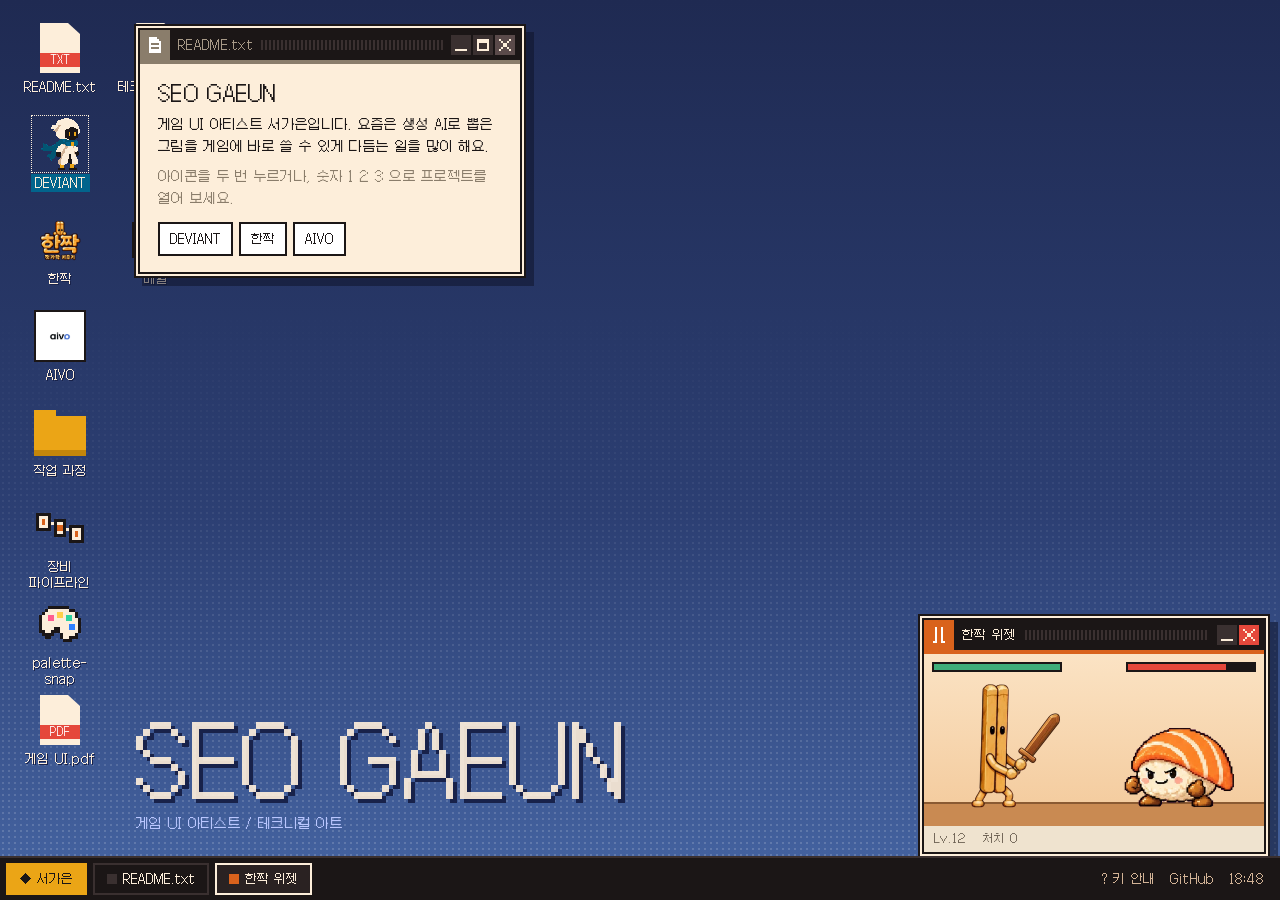
<file: index.html>
<!doctype html>
<html lang="ko">
<head>
<meta charset="utf-8"><meta name="viewport" content="width=device-width, initial-scale=1">
<title>서가은 | 게임 UI, 테크니컬 아트</title>
<meta name="description" content="게임 UI 아티스트 서가은의 포트폴리오. DEVIANT, 한짝, AIVO를 도트 바탕화면에서 열어 보세요.">
<meta name="theme-color" content="#1B1616">
<meta property="og:type" content="website">
<meta property="og:site_name" content="서가은 포트폴리오">
<meta property="og:locale" content="ko_KR">
<meta property="og:title" content="서가은 | 게임 UI, 테크니컬 아트">
<meta property="og:description" content="게임 UI 아티스트 서가은의 포트폴리오. DEVIANT, 한짝, AIVO를 도트 바탕화면에서 열어 보세요.">
<meta property="og:url" content="https://seogaeun03.github.io/">
<meta property="og:image" content="https://seogaeun03.github.io/img/og.png">
<meta property="og:image:width" content="1200">
<meta property="og:image:height" content="630">
<meta property="og:image:alt" content="도트 바탕화면에 DEVIANT 창과 한짝 위젯이 열린 서가은 포트폴리오 첫 화면">
<meta name="twitter:card" content="summary_large_image">
<meta name="twitter:title" content="서가은 | 게임 UI, 테크니컬 아트">
<meta name="twitter:description" content="게임 UI 아티스트 서가은의 포트폴리오. DEVIANT, 한짝, AIVO를 도트 바탕화면에서 열어 보세요.">
<meta name="twitter:image" content="https://seogaeun03.github.io/img/og.png">
<link rel="icon" href="data:image/svg+xml,%3Csvg xmlns=%27http://www.w3.org/2000/svg%27 viewBox=%270 0 16 16%27 shape-rendering=%27crispEdges%27%3E%3Cpath fill=%27%231B1616%27 d=%27M0 0h16v16H0z%27/%3E%3Cpath fill=%27%23EBA516%27 d=%27M7 2h2v2h2v2h2v4h-2v2H9v2H7v-2H5v-2H3V6h2V4h2z%27/%3E%3C/svg%3E">
<link href="https://fonts.googleapis.com/css2?family=Noto+Sans+KR:wght@400;700;900&display=swap" rel="stylesheet">
<link rel="stylesheet" href="base.css">
<style>
:root { --paper: #FDEEDA; --line: #1B1616; --dim: #8a7d6b; --task: 44px; }
html, body { height: 100%; overflow: hidden; }
body { background: #23305a; -webkit-user-select: none; user-select: none; }
/* ── 바탕 ── */
.wall { position: fixed; inset: 0 0 var(--task); background: linear-gradient(180deg, #1f2a52 0%, #2c3f73 60%, #43619e 100%); }
.wall::before { content: ""; position: absolute; inset: 0; opacity: .16; background-image: radial-gradient(#fff 1px, transparent 1.2px); background-size: 6px 6px;
  -webkit-mask-image: linear-gradient(transparent 35%, #000); mask-image: linear-gradient(transparent 35%, #000); }
.brand { position: absolute; left: 136px; bottom: calc(var(--task) + 20px); color: rgba(253,238,218,.92); pointer-events: none; }
.brand b { display: block; font-size: clamp(48px, 7vw, 84px); line-height: 1; font-weight: 400; text-shadow: 4px 4px 0 #18224a; }
.brand span { display: block; margin-top: 6px; font-size: 13px; color: #b9c6ff; }
.brand .intro { display: none; }
/* ── 아이콘 ── */
.icons { position: fixed; left: 16px; top: 16px; bottom: calc(var(--task) + 16px); display: grid; grid-auto-flow: column; grid-template-rows: repeat(auto-fill, 92px); gap: 4px 8px; align-content: start; }
.ic { width: 88px; display: grid; justify-items: center; align-content: start; gap: 4px; text-decoration: none; color: var(--paper); font-size: 12px; line-height: 16px; text-align: center; padding: 6px 2px; background: none; border: 0; cursor: pointer; }
.ic .pic { width: 52px; height: 52px; display: grid; place-items: center; }
.ic .pic img { max-width: 52px; max-height: 52px; image-rendering: pixelated; }
.ic .lb { padding: 1px 4px; text-shadow: 1px 1px 0 #18224a; word-break: keep-all; }
.ic[aria-selected="true"] .lb, .ic:focus-visible .lb { background: #02648C; text-shadow: none; }
.ic[aria-selected="true"] .pic { outline: 1px dotted var(--paper); outline-offset: 2px; }
.ic:focus-visible { outline: none; }
.file { width: 40px; height: 50px; background: var(--paper); position: relative; clip-path: polygon(0 0, 70% 0, 100% 22%, 100% 100%, 0 100%); }
.file::after { content: attr(data-t); position: absolute; left: 0; right: 0; bottom: 6px; font-size: 10px; line-height: 14px; color: #fff; background: #e5483b; text-align: center; }
.folder { width: 52px; height: 40px; background: #EBA516; position: relative; box-shadow: inset 0 -6px 0 #c4860a; margin-top: 8px; }
.folder::before { content: ""; position: absolute; left: 0; top: -6px; width: 22px; height: 8px; background: #EBA516; }
.aivo-ic { width: 52px; height: 52px; background: #fff; border: 2px solid var(--line); display: grid; place-items: center; }
.aivo-ic img { max-width: 42px !important; image-rendering: auto !important; }
/* ── 창: 크림 종이, 먹 2점 테, 딱딱한 그림자 ── */
/* 창: 게임 대화창 (먹, 크림, 먹 두 겹 테 + 먹색 머리띠 + 강조색 줄) */
.wnd { position: fixed; background: var(--paper); box-shadow: 0 0 0 2px var(--line), 0 0 0 4px var(--paper), 0 0 0 6px var(--line), 8px 8px 0 6px rgba(12,16,36,.5); display: flex; flex-direction: column; min-width: 240px; }
.wnd[hidden] { display: none; }
.wnd.max { left: 6px !important; top: 6px !important; width: calc(100vw - 12px) !important; height: calc(100vh - var(--task) - 12px) !important; }
.wnd .tb { display: flex; align-items: center; gap: 8px; height: 30px; padding: 0 5px 0 0; background: var(--line); color: var(--paper); font-size: 12px; cursor: grab; flex: none; touch-action: none; }
.wnd .tb .flag { width: 30px; height: 30px; flex: none; display: grid; place-items: center; background: var(--acc, #02648C); }
.wnd .tb .flag svg, .wnd .tb button svg { width: 16px; height: 16px; display: block; }
.wnd .tb .t { white-space: nowrap; overflow: hidden; text-overflow: ellipsis; }
.wnd .tb .stripes { flex: 1; min-width: 12px; height: 10px; background: repeating-linear-gradient(90deg, #3a3030 0 2px, transparent 2px 4px); }
.wnd .tb .bt { display: flex; gap: 2px; }
.wnd .tb button { width: 20px; height: 20px; padding: 0; display: grid; place-items: center; background: #3a3030; border: 0; cursor: pointer; }
.wnd .tb button:hover { background: #5a4a4a; }
.wnd .tb button[data-x] { background: #e5483b; } .wnd .tb button[data-x]:hover { background: #ff6a5a; }
.wnd .rule { height: 4px; flex: none; background: var(--acc, #02648C); }
.wnd.back .tb .flag, .wnd.back .rule { background: #8a7d6b; }
.wnd.back .tb .t { color: #a89a88; }
.wnd.back .tb button[data-x] { background: #5a4a4a; }
.wnd .body { overflow: auto; color: var(--line); font-family: "Noto Sans KR", sans-serif; font-size: 14px; line-height: 23px; -webkit-user-select: text; user-select: text; }
.wnd .st { display: flex; gap: 16px; padding: 5px 10px; font-size: 11px; line-height: 16px; color: #6b6052; background: #efe3cf; flex: none; overflow: hidden; white-space: nowrap; }
/* 프로젝트 창 */
.proj { display: grid; grid-template-columns: 1fr 220px; }
.proj .media { background: #000; display: grid; place-items: center; min-height: 0; }
.proj .media video, .proj .media img { width: 100%; aspect-ratio: 16/9; object-fit: cover; display: block; }
.proj .side { padding: 14px 16px; }
.proj .k { font-family: "Galmuri11", monospace; font-size: 11px; color: var(--acc); }
.proj h3 { font-size: 24px; line-height: 30px; font-weight: 900; }
.proj dl { display: grid; grid-template-columns: 34px 1fr; gap: 0 8px; margin: 8px 0 10px; font-size: 12px; line-height: 20px; }
.proj dt { color: var(--dim); font-family: "Galmuri11", monospace; } .proj dd { margin: 0; }
.proj dd b { font-weight: 400; font-family: "Galmuri11", monospace; font-size: 11px; background: #EBA516; padding: 0 5px; }
.proj p { font-size: 13px; line-height: 21px; color: #3a3030; word-break: keep-all; }
.open { display: flex; justify-content: space-between; align-items: center; margin-top: 12px; padding: 7px 10px; background: var(--line); color: var(--paper); text-decoration: none; font-family: "Galmuri11", monospace; font-size: 12px; }
.open:hover, .open:focus-visible { background: var(--acc); outline: none; }
@media (max-width: 760px) { .proj { grid-template-columns: 1fr; } }
/* README */
.readme { padding: 16px 18px; font-family: "Galmuri11", monospace; font-size: 13px; line-height: 22px; }
.readme h2 { font-size: 20px; line-height: 28px; font-weight: 400; margin-bottom: 6px; }
.readme p + p { margin-top: 8px; }
.readme .dim { color: var(--dim); }
.readme .go { display: flex; gap: 6px; flex-wrap: wrap; margin-top: 12px; }
.readme .go button { font-family: inherit; font-size: 12px; padding: 4px 10px; border: 2px solid var(--line); background: #fff; cursor: pointer; }
.readme .go button:hover { background: #EBA516; }
/* 프로젝트 문서 창: 프로젝트 페이지 글을 크림 종이에 다시 앉힌다 */
.doc { max-width: 980px; margin: 0 auto; padding: 8px 28px 48px; font-size: 15px; line-height: 27px; color: var(--line); }
.doc .phero { padding: 28px 0 24px; }
.doc .kind { font-family: "Galmuri11", monospace; font-size: 12px; color: var(--acc); }
.doc h1 { font-size: clamp(34px, 5vw, 56px); line-height: 1.1; font-weight: 900; letter-spacing: -.03em; margin: 8px 0 12px; }
.doc .line { font-size: 18px; line-height: 30px; max-width: 720px; word-break: keep-all; }
.doc .meta { margin-top: 12px; font-family: "Galmuri11", monospace; font-size: 12px; color: var(--dim); }
.doc .meta b { font-weight: 400; background: #EBA516; color: var(--line); padding: 0 6px; margin-left: 8px; }
.doc .cover { margin-top: 24px; box-shadow: 0 0 0 2px var(--line); }
.doc .cover img, .doc .cover video { width: 100%; aspect-ratio: 16/8; object-fit: cover; display: block; background: #000; }
.doc .about { display: grid; grid-template-columns: 1fr 2fr; gap: 32px; padding: 36px 0; border-bottom: 2px solid #d8ccb8; }
.doc .about h2 { font-family: "Galmuri11", monospace; font-size: 12px; font-weight: 400; color: var(--acc); }
.doc .about p { word-break: keep-all; } .doc .about p + p { margin-top: 10px; color: var(--dim); }
.doc .work { display: grid; grid-template-columns: 1.35fr 1fr; gap: 32px; align-items: center; padding: 40px 0; border-bottom: 2px solid #d8ccb8; }
.doc .work.rev { grid-template-columns: 1fr 1.35fr; } .doc .work.rev .vis { order: 2; }
.doc .work.full { grid-template-columns: 1fr; }
.doc .vis { display: grid; gap: 10px; } .doc .vis.two { grid-template-columns: 1fr 1fr; }
.doc .vis figure { margin: 0; }
.doc .vis .im { background: #1B1616; display: grid; place-items: center; overflow: hidden; box-shadow: 0 0 0 2px var(--line); }
.doc .vis .im.light { background: #efe3cf; padding: 10px; }
.doc .vis .im img, .doc .vis .im video { max-width: 100%; max-height: 340px; width: auto; height: auto; display: block; }
.doc .vis figcaption { font-family: "Galmuri11", monospace; font-size: 12px; color: var(--dim); margin-top: 6px; }
.doc .txt .no { font-family: "Galmuri11", monospace; font-size: 12px; color: var(--acc); }
.doc .txt h3 { font-size: 24px; line-height: 32px; font-weight: 900; margin: 4px 0 10px; word-break: keep-all; }
.doc .txt p { color: #4a4040; word-break: keep-all; } .doc .txt p strong { color: var(--line); background: linear-gradient(transparent 60%, rgba(235,165,22,.45) 60%); }
.doc .shelf { display: grid; grid-template-columns: repeat(5, 1fr); gap: 10px 0; background: #efe3cf; padding: 16px; box-shadow: 0 0 0 2px var(--line); }
.doc .shelf img { height: 140px; width: auto; margin: 0 auto; }
.doc .px { image-rendering: pixelated; }
.doc .nav { display: flex; justify-content: space-between; gap: 12px; margin-top: 32px; font-family: "Galmuri11", monospace; font-size: 13px; }
.doc .nav button { font: inherit; padding: 8px 14px; background: var(--line); color: var(--paper); border: 0; cursor: pointer; }
.doc .nav button:hover { background: var(--acc); }
@media (max-width: 760px) { .doc { padding: 4px 14px 32px; } .doc .about, .doc .work, .doc .work.rev { grid-template-columns: 1fr; gap: 14px; } .doc .work.rev .vis { order: 0; } .doc .shelf img { height: 72px; } }
/* 작업 과정 폴더 */
.gallery { display: grid; grid-template-columns: repeat(auto-fill, minmax(150px, 1fr)); gap: 10px; padding: 12px; }
.gallery button { display: grid; gap: 4px; padding: 6px; border: 2px solid transparent; background: none; cursor: pointer; text-align: left; font-family: "Galmuri11", monospace; font-size: 11px; color: var(--line); }
.gallery button:hover, .gallery button:focus-visible { border-color: var(--line); background: #fff; outline: none; }
.gallery .th { height: 92px; display: grid; place-items: center; background: #efe3cf; overflow: hidden; }
.gallery .th img { max-width: 100%; max-height: 92px; image-rendering: pixelated; }
.viewer { display: grid; place-items: center; background: #efe3cf; padding: 10px; }
.viewer img { max-width: 100%; max-height: 60vh; image-rendering: pixelated; }
.viewer p { font-family: "Galmuri11", monospace; font-size: 12px; margin-top: 8px; }
/* ── 한짝 위젯 ── */
.hj .body { overflow: hidden; }
.field { height: 172px; position: relative; background: linear-gradient(#fbe3c4, #f3c99a); overflow: hidden; }
.field::after { content: ""; position: absolute; left: 0; right: 0; bottom: 0; height: 22px; background: #c98a52; border-top: 2px solid #8a5a32; }
.field .actor { position: absolute; bottom: 18px; z-index: 2; background-repeat: no-repeat; }
.field .me { left: 14px; width: 173px; height: 130px; background-image: url(img/hj/hero.webp); background-size: 2076px 130px; }
.field .mob { right: 18px; width: 133px; height: 100px; background-size: 2660px 100px; transition: opacity .3s steps(3); }
.field .mob.gone { opacity: 0; }
.field .me.ouch { animation: ouch .3s steps(2); }
@keyframes ouch { 50% { transform: translateX(-5px); filter: brightness(1.4) saturate(.6); } }
.field .hp { position: absolute; top: 8px; height: 10px; width: 130px; background: var(--line); border: 2px solid var(--line); z-index: 3; }
.field .hp i { display: block; height: 100%; background: #3fae7a; transition: width .2s steps(3); }
.field .dmg { position: absolute; z-index: 4; font-family: "Galmuri11", monospace; font-size: 16px; color: #e5483b; text-shadow: 2px 2px 0 #fff; animation: up .8s steps(5) forwards; pointer-events: none; }
.field .dmg.crit { font-size: 22px; color: #EBA516; text-shadow: 2px 2px 0 var(--line); }
@keyframes up { to { transform: translateY(-30px); opacity: 0; } }
/* ── 작업 표시줄 ── */
.task { position: fixed; left: 0; right: 0; bottom: 0; height: var(--task); background: var(--line); border-top: 2px solid #3a3030; display: flex; align-items: center; gap: 6px; padding: 0 6px; font-size: 12px; color: var(--paper); z-index: 9000; }
.task button { font-family: inherit; font-size: 12px; color: var(--paper); background: none; border: 0; cursor: pointer; }
.task .start { display: flex; align-items: center; gap: 8px; height: 32px; padding: 0 14px; background: #EBA516; color: var(--line); }
.task .start[aria-expanded="true"] { background: var(--paper); }
.task .apps { display: flex; gap: 6px; overflow: hidden; }
.task .app { height: 32px; padding: 0 12px; display: flex; align-items: center; gap: 6px; border: 2px solid #3a3030; white-space: nowrap; }
.task .app.on { border-color: var(--paper); background: #2a2222; }
.task .app i { width: 10px; height: 10px; display: inline-block; background: var(--acc); }
.task .tray { margin-left: auto; display: flex; gap: 14px; align-items: center; padding: 0 10px; color: var(--tan); }
.task .tray a { color: var(--tan); text-decoration: none; } .task .tray a:hover { color: var(--paper); }
.menu { position: fixed; left: 12px; bottom: calc(var(--task) + 12px); width: 260px; background: var(--paper); box-shadow: 0 0 0 2px var(--line), 0 0 0 4px var(--paper), 0 0 0 6px var(--line), 8px 8px 0 6px rgba(12,16,36,.5); z-index: 9001; display: none; color: var(--line); }
.menu.on { display: block; }
.menu .hd { background: var(--line); color: var(--paper); padding: 12px; font-size: 18px; line-height: 24px; border-bottom: 4px solid #EBA516; }
.menu .hd small { display: block; font-size: 11px; line-height: 16px; }
.menu a, .menu button { display: flex; justify-content: space-between; width: 100%; padding: 8px 12px; font-family: inherit; font-size: 13px; color: var(--line); text-decoration: none; background: none; border: 0; cursor: pointer; text-align: left; }
.menu a:hover, .menu button:hover, .menu a:focus-visible, .menu button:focus-visible { background: var(--line); color: var(--paper); outline: none; }
.menu kbd, .keys kbd { font-family: inherit; font-size: 10px; background: var(--tan); color: var(--line); padding: 0 5px; }
.menu hr { border: 0; border-top: 2px solid #d8ccb8; margin: 4px 0; }
.keys { padding: 14px 16px; display: grid; grid-template-columns: auto 1fr; gap: 6px 14px; font-family: "Galmuri11", monospace; font-size: 12px; line-height: 20px; }
/* 휴대폰: 창은 화면을 채운다 */
@media (max-width: 760px) {
  .brand { left: 16px; right: 16px; bottom: auto; top: var(--brand-top, 320px); } .brand b { font-size: 44px; }
  .brand .intro { display: block; margin-top: 8px; font-size: 13px; line-height: 20px; color: #e7ecff; word-break: keep-all; }
  .icons { grid-auto-flow: row; grid-template-columns: repeat(4, 1fr); grid-template-rows: none; right: 16px; bottom: auto; }
  .ic { width: auto; }
  .wnd:not(.hj) { left: 6px !important; right: 6px; top: 6px !important; width: auto !important; max-height: calc(100vh - var(--task) - 12px); }
  .wnd.hj { left: auto !important; right: 6px; top: auto !important; bottom: calc(var(--task) + 6px); width: 260px !important; }
  .field { height: 140px; } .field .actor { transform: scale(.78); } .field .me { transform-origin: 0 100%; } .field .mob { transform-origin: 100% 100%; }
  .task .app span { display: none; } .task .tray .kb { display: none; }
}
/* 짧은 휴대폰: 위젯을 줄이고 소개 한 줄은 뺀다 */
@media (max-width: 760px) and (max-height: 720px) {
  .field { height: 96px; } .field .actor { transform: scale(.55); }
  .brand .intro { display: none; }
}
</style>
</head>
<body class="g">
<div class="wall"></div>
<div class="brand"><b>SEO GAEUN</b><span>게임 UI 아티스트 / 테크니컬 아트</span><p class="intro">생성 AI로 뽑은 그림을 게임에 바로 쓸 수 있게 다듬어요. 아이콘을 눌러 프로젝트를 열어 보세요.</p></div>

<nav class="icons" id="icons" aria-label="바탕화면 아이콘" role="listbox"></nav>
<div id="wins"></div>

<div class="menu" id="menu" role="menu">
  <div class="hd">서가은<small>게임 UI 아티스트 / 테크니컬 아트</small></div>
  <button data-open="readme" role="menuitem">README.txt <kbd>0</kbd></button>
  <button data-open="dv" role="menuitem">DEVIANT <kbd>1</kbd></button>
  <button data-open="hjw" role="menuitem">한짝 <kbd>2</kbd></button>
  <button data-open="av" role="menuitem">AIVO <kbd>3</kbd></button>
  <button data-open="work" role="menuitem">작업 과정 <kbd>4</kbd></button>
  <hr>
  <a href="hanjjak-pipeline/" role="menuitem">한짝 장비 파이프라인 데모</a>
  <a href="https://github.com/Seogaeun03/palette-snap" role="menuitem">palette-snap (도구)</a>
  <hr>
  <a href="pdf/seogaeun-game-ui.pdf" role="menuitem">포트폴리오 PDF (게임 UI)</a>
  <a href="pdf/seogaeun-technical-art.pdf" role="menuitem">포트폴리오 PDF (테크니컬 아트)</a>
  <a href="https://github.com/Seogaeun03" role="menuitem">GitHub</a>
  <a href="mailto:seogu0307@gmail.com" role="menuitem">seogu0307@gmail.com</a>
  <hr>
  <button data-open="keys" role="menuitem">키 안내 <kbd>?</kbd></button>
</div>

<footer class="task">
  <button class="start" id="start" aria-expanded="false" aria-controls="menu">◆ 서가은</button>
  <div class="apps" id="apps"></div>
  <div class="tray"><span class="kb">? 키 안내</span><a href="https://github.com/Seogaeun03">GitHub</a><span id="clock">--:--</span></div>
</footer>

<script>
(() => {
const $ = s => document.querySelector(s);
const PROJ = {
  dv: { title: 'DEVIANT.exe', acc: '#02648C', name: 'DEVIANT', kind: 'Unity 2D 액션 로그라이트', media: '<video class="px" src="img/highlight.mp4" poster="img/highlight-poster.png" autoplay muted loop playsinline></video>',
    rows: [['기간', '2026.10 ~ 진행 중'], ['역할', '팀장, 아트 / 6인']], p: '잉크로 그린 세계를 무기를 바꿔 들며 돌파하는 액션 게임. 전투 HUD와 아이콘, 픽셀 규격을 세웠어요.',
    st: ['HUD 도트 통일', '아이콘 54개', '조작 14 → 7회'], href: 'p-deviant.html' },
  hj: { title: '한짝.exe', acc: '#d9621c', name: '한짝', kind: '웹 방치형 게임', media: '<video src="img/battle-sushi.webm" poster="img/battle-sushi-poster.jpg" autoplay muted loop playsinline></video>',
    rows: [['기간', '2026.08 ~ 09'], ['역할', '팀장, 디자인 총괄 / 6인'], ['수상', '<b>우수상</b>']], p: '바탕화면에 띄워 두면 젓가락이 알아서 싸우는 게임. 생성 AI 옷을 그대로 입히는 제작 흐름을 만들었어요.',
    st: ['치장 28세트 190종', '옷 흔들림 96.9 → 6.9%', '몬스터 90종'], href: 'p-hanjjak.html' },
  av: { title: 'AIVO.app', acc: '#5c64c8', name: 'AIVO', kind: '웹 서비스', media: '<img src="img/aivo-interview-report.jpg" alt="AIVO 면접 리포트" style="object-position:top left">',
    rows: [['기간', '2026.07 ~ 08'], ['역할', '프론트엔드 / 6인'], ['수상', '<b>우수상</b>']], p: '발표와 면접 연습을 다시 보여 주는 AI 말하기 코치. 면접과 리포트 화면을 만들었어요.',
    st: ['Vue 3', '실제 응답 검수', '리포트 그래프'], href: 'p-aivo.html' },
};
const WORK = [
  ['img/hud-before.png', 'HUD 통일 전', 'DEVIANT'], ['img/hud-d1.png', 'HUD 통일 후', 'DEVIANT'],
  ['img/icons-v1.png', '스킬 아이콘 1차', 'DEVIANT'], ['img/icons-skill.png', '스킬 아이콘 최종', 'DEVIANT'],
  ['img/bld-base2.png', '건물 밑그림', 'DEVIANT'], ['img/bld-mine2.png', '손으로 다듬은 건물', 'DEVIANT'],
  ['img/wizard-run-raw.png', '네 칸을 한 장에', '한짝'], ['img/set-sushi.png', '스시야 세트', '한짝'],
  ['img/deck-pipeline.jpg', '치장 제작 흐름', '한짝'], ['img/collection.jpg', '치장 도감', '한짝'],
];
const ICONS = [
  { id: 'readme', label: 'README.txt', pic: '<span class="file" data-t="TXT" style="--x:0"></span>' },
  { id: 'dv', label: 'DEVIANT', pic: '<img src="img/icon-dv-hero.png" alt="">' },
  { id: 'hjw', label: '한짝', pic: '<img src="img/hj-logo.png" alt="" style="image-rendering:auto">' },
  { id: 'av', label: 'AIVO', pic: '<span class="aivo-ic"><img src="img/aivo-logo.png" alt=""></span>' },
  { id: 'work', label: '작업 과정', pic: '<span class="folder"></span>' },
  { href: 'hanjjak-pipeline/', label: '장비 파이프라인', pic: '<svg width="48" height="48" viewBox="0 0 16 16" shape-rendering="crispEdges"><path fill="#1b1616" d="M0 3h5v6H0zM6 5h4v6H6zM11 7h5v6h-5z"/><path fill="#fdeeda" d="M1 4h3v4H1zM7 6h2v4H7zM12 8h3v4h-3z"/><path fill="#d9621c" d="M2 5h1v2H2zM7 7h2v2H7zM13 9h1v2h-1z"/><path fill="#fdeeda" d="M5 6h1v1H5zM10 8h1v1h-1z"/></svg>' },
  { href: 'https://github.com/Seogaeun03/palette-snap', label: 'palette-snap', pic: '<svg width="48" height="48" viewBox="0 0 16 16" shape-rendering="crispEdges"><path fill="#1b1616" d="M4 2h7v1h2v1h1v2h1v5h-1v2h-2v1H9v-1H8v-2H6v1H5v1H3v-1H2v-1H1V5h1V4h1V3h1z"/><path fill="#fdeeda" d="M4 3h7v1h2v2h1v5h-1v1h-2v1H9v-2H8V9H6v1H5v1H3v-1H2V5h1V4h1z"/><path fill="#ff5d8f" d="M4 5h2v2H4z"/><path fill="#ffcf4a" d="M7 4h2v2H7z"/><path fill="#2fd3a0" d="M10 5h2v2h-2z"/><path fill="#2f80ff" d="M11 8h2v2h-2z"/></svg>' },
  { href: 'pdf/seogaeun-game-ui.pdf', label: '게임 UI.pdf', pic: '<span class="file" data-t="PDF"></span>' },
  { href: 'pdf/seogaeun-technical-art.pdf', label: '테크아트.pdf', pic: '<span class="file" data-t="PDF"></span>' },
  { href: 'https://github.com/Seogaeun03', label: 'GitHub', pic: '<svg width="44" height="44" viewBox="0 0 16 16" shape-rendering="crispEdges"><path fill="#1b1616" d="M5 1h6v1h2v2h1v6h-1v2h-2v1h-1v2H6v-2H5v-1H3v-2H2V4h1V2h2z"/><path fill="#fff" d="M5 4h1v1h4V4h1v1h1v4h-1v1H9v1H7v-1H5V9H4V5h1z"/></svg>' },
  { href: 'mailto:seogu0307@gmail.com', label: '메일', pic: '<svg width="48" height="36" viewBox="0 0 16 12" shape-rendering="crispEdges"><path fill="#1b1616" d="M0 0h16v12H0z"/><path fill="#fdeeda" d="M1 1h14v10H1z"/><path fill="#e5483b" d="M1 1h1v1h1v1h1v1h1v1h1v1h4V5h1V4h1V3h1V2h1V1h1v1h-1v1h-1v1h-1v1h-1v1h-1v1H6V6H5V5H4V4H3V3H2V2H1z"/></svg>' },
];

// ── 아이콘 ──
const iconsEl = $('#icons'); let isel = 0;
const iconEls = ICONS.map((ic, i) => {
  const el = document.createElement(ic.href ? 'a' : 'button'); el.className = 'ic'; el.setAttribute('role', 'option');
  if (ic.href) el.href = ic.href; else el.type = 'button';
  el.innerHTML = `<span class="pic">${ic.pic}</span><span class="lb">${ic.label}</span>`;
  el.addEventListener('click', e => { if (ic.href) return; selIcon(i); if (e.detail >= 2 || matchMedia('(pointer: coarse)').matches) openWin(ic.id); });
  el.addEventListener('keydown', e => { if (!ic.href && (e.code === 'Enter' || e.code === 'Space')) { e.preventDefault(); openWin(ic.id); } });
  iconsEl.appendChild(el); return el;
});
const selIcon = (i, focus) => { isel = (i + ICONS.length) % ICONS.length; iconEls.forEach((el, j) => el.setAttribute('aria-selected', j === isel)); if (focus) iconEls[isel].focus(); };
selIcon(1);

// ── 창 ──
let z = 10; const wins = {}; const winsEl = $('#wins'), apps = $('#apps');
const DEF = {
  readme: { title: 'README.txt', acc: '#3a3030', w: 380, x: 140, y: 30, body: () => `<div class="readme"><h2>SEO GAEUN</h2>
      <p>게임 UI 아티스트 서가은입니다. 요즘은 생성 AI로 뽑은 그림을 게임에 바로 쓸 수 있게 다듬는 일을 많이 해요.</p>
      <p class="dim">아이콘을 두 번 누르거나, 숫자 1 2 3 으로 프로젝트를 열어 보세요.</p>
      <div class="go"><button data-open="dv">DEVIANT</button><button data-open="hjw">한짝</button><button data-open="av">AIVO</button></div></div>` },
  dv: { w: 660, x: 300, y: 90 }, hjw: { w: 660, x: 330, y: 120, p: 'hj' }, av: { w: 660, x: 360, y: 150 },
  work: { title: '작업 과정', acc: '#b8861a', w: 560, h: 420, x: 420, y: 60, body: () => `<div class="gallery">${WORK.map((w, i) => `<button data-view="${i}"><span class="th"><img src="${w[0]}" alt=""></span>${w[1]}<span style="color:#8a7d6b">${w[2]}</span></button>`).join('')}</div>`,
    st: [`항목 ${WORK.length}개`] },
  view: { title: '보기', acc: '#3a3030', w: 640, x: 380, y: 80 },
  keys: { title: '키 안내', acc: '#3a3030', w: 360, x: 460, y: 140, body: () => `<div class="keys">
      <span><kbd>←</kbd><kbd>→</kbd><kbd>↑</kbd><kbd>↓</kbd></span><span>아이콘 고르기</span><span><kbd>ENTER</kbd></span><span>열기</span>
      <span><kbd>1</kbd> <kbd>2</kbd> <kbd>3</kbd></span><span>DEVIANT, 한짝, AIVO</span><span><kbd>4</kbd></span><span>작업 과정</span>
      <span><kbd>F</kbd></span><span>맨 앞 창의 프로젝트 페이지로</span><span><kbd>ESC</kbd></span><span>맨 앞 창 닫기</span>
      <span><kbd>TAB</kbd></span><span>창 바꾸기</span><span><kbd>M</kbd></span><span>시작 메뉴</span></div>` },
  widget: { title: '한짝 위젯', acc: '#d9621c', w: 340, x: -1, y: -1, cls: 'hj', body: () => `<div class="field" id="field">
      <div class="hp" style="left:8px"><i id="hp-me" style="width:100%"></i></div><div class="hp" style="right:8px"><i id="hp-mob" style="width:100%;background:#e5483b"></i></div><div class="actor me" id="me"></div><div class="actor mob" id="mob"></div></div>`, st: ['Lv.<span id="lv">12</span>', '처치 <span id="kills">0</span>'] },
};
const SVG = (d, c = '#fff') => `<svg viewBox="0 0 8 8" shape-rendering="crispEdges"><path fill="${c}" fill-rule="evenodd" d="${d}"/></svg>`;
const GLYPH = {
  dv: 'M2 0h4v1h1v4H6v1H5v2H3V6H2V5H1V1h1zM3 2v1h1V2zM5 2v1h1V2z',
  hj: 'M2 0h1v7H2zM5 0h1v7H5zM1 7h2v1H1zM5 7h2v1H5z',
  av: 'M3 0h2v1h1v3H5v1H3V4H2V1h1zM1 3h1v1h1v1h2V4h1V3h1v2H6v1H5v1h1v1H2V7h1V6H2V5H1z',
  doc: 'M1 0h4v1h1v1h1v6H1zM2 3v1h4V3zM2 5v1h4V5z',
  folder: 'M0 1h3v1h5v6H0z',
  key: 'M1 1h3v1h1v1h3v2H7v1H6V5H5v1H4v1H1V6H0V2h1zM2 3v2h1V3z',
  img: 'M0 1h8v6H0zM1 2v4h6V5H6V4H5v1H4V4H3v1H2V2z',
  min: 'M1 6h6v1H1z', max: 'M1 1h6v6H1zM2 3v3h4V3z',
  x: 'M1 1h1v1h1v1h2V2h1V1h1v1H6v1H5v2h1v1h1v1H6V6H5V5H3v1H2v1H1V6h1V5h1V3H2V2H1z',
};
const WGLYPH = { readme: 'doc', dv: 'dv', hjw: 'hj', av: 'av', work: 'folder', view: 'img', keys: 'key', widget: 'hj', 'doc-dv': 'dv', 'doc-hj': 'hj', 'doc-av': 'av' };
function projBody(k) {
  const p = PROJ[k];
  return `<div class="proj"><div class="media">${p.media}</div><div class="side"><div class="k">${p.kind}</div><h3>${p.name}</h3>
    <dl>${p.rows.map(([a, b]) => `<dt>${a}</dt><dd>${b}</dd>`).join('')}</dl><p>${p.p}</p>
    <a class="open" href="${p.href}" data-doc="${k}"><span>자세히 열기</span><span>F</span></a></div></div>`;
}
const DOCS = { dv: ['p-deviant.html', 'deviant'], hj: ['p-hanjjak.html', 'hanjjak'], av: ['p-aivo.html', 'aivo'] };
const ORDER = ['dv', 'hj', 'av'];
async function openDoc(k) {
  const id = 'doc-' + k, P = PROJ[k];
  if (wins[id]) { wins[id].hidden = false; front(id); return; }
  const el = openWin(id, { doc: true, title: P.name + ' / 자세히', acc: P.acc, body: '<div class="doc"><p style="padding:40px 0">불러오는 중</p></div>' });
  el.classList.add('max');
  history.replaceState(null, '', '#' + DOCS[k][1]);
  try {
    const html = await (await fetch(DOCS[k][0])).text();
    const dom = new DOMParser().parseFromString(html, 'text/html'), main = dom.querySelector('main');
    main.querySelector('nav.next')?.remove();
    const i = ORDER.indexOf(k), prev = ORDER[i - 1], next = ORDER[i + 1];
    el.querySelector('.body').innerHTML = `<article class="doc">${main.innerHTML}<div class="nav">${prev ? `<button data-docgo="${prev}">← ${PROJ[prev].name}</button>` : '<span></span>'}${next ? `<button data-docgo="${next}">${PROJ[next].name} →</button>` : '<button data-docclose>바탕화면으로</button>'}</div></article>`;
    el.querySelectorAll('video').forEach(v => { v.muted = true; v.play().catch(() => {}); });
  } catch (e) { location.href = DOCS[k][0]; }
}
function openWin(id, opt = {}) {
  menu(false);
  if (wins[id]) { wins[id].hidden = false; front(id); return wins[id]; }
  const d = DEF[id] || { w: 980, x: 40, y: 20, title: opt.title, acc: opt.acc }, pk = d.p || id, P = opt.doc ? null : PROJ[pk];
  const el = document.createElement('section'); el.className = 'wnd ' + (d.cls || ''); el.dataset.id = id;
  el.style.setProperty('--acc', P ? P.acc : d.acc);
  const W = Math.min(d.w, innerWidth - 24);
  el.style.width = W + 'px'; if (d.h) el.style.height = Math.min(d.h, innerHeight - 80) + 'px';
  el.style.left = (d.x < 0 ? innerWidth - W - 16 : Math.min(d.x, innerWidth - W - 12)) + 'px';
  el.style.top = (d.y < 0 ? innerHeight - 44 - 236 : d.y) + 'px';
  const st = P ? P.st : d.st;
  el.innerHTML = `<div class="tb"><span class="flag">${SVG(GLYPH[WGLYPH[id]])}</span><span class="t">${opt.title || (P ? P.title : d.title)}</span><span class="stripes"></span><span class="bt"><button data-min aria-label="내리기">${SVG(GLYPH.min, '#FDEEDA')}</button>${id === 'widget' ? '' : `<button data-max aria-label="크게">${SVG(GLYPH.max, '#FDEEDA')}</button>`}<button data-x aria-label="닫기">${SVG(GLYPH.x, '#FDEEDA')}</button></span></div><div class="rule"></div>
    <div class="body">${opt.body || (P ? projBody(pk) : d.body())}</div>${st ? `<div class="st">${st.map(s => `<span>${s}</span>`).join('')}</div>` : ''}`;
  el.setAttribute('role', 'dialog'); el.setAttribute('aria-label', P ? P.name : d.title);
  winsEl.appendChild(el); wins[id] = el;
  el.addEventListener('pointerdown', () => front(id));
  el.querySelector('[data-x]').addEventListener('click', e => { e.stopPropagation(); closeWin(id); });
  el.querySelector('[data-max]')?.addEventListener('click', e => { e.stopPropagation(); el.classList.toggle('max'); });
  el.querySelector('[data-min]').addEventListener('click', e => { e.stopPropagation(); el.hidden = true; bar(); });
  drag(el);
  const b = document.createElement('button'); b.className = 'app'; b.dataset.id = id; b.style.setProperty('--acc', P ? P.acc : d.acc);
  b.innerHTML = `<i></i><span>${P ? P.name : d.title}</span>`;
  b.addEventListener('click', () => { if (!el.hidden && el.style.zIndex == z) { el.hidden = true; bar(); } else { el.hidden = false; front(id); } });
  apps.appendChild(b);
  front(id); return el;
}
function closeWin(id) { const el = wins[id]; if (!el) return; if (id.startsWith('doc-')) history.replaceState(null, '', location.pathname); el.remove(); delete wins[id]; apps.querySelector(`[data-id="${id}"]`)?.remove(); if (id === 'widget') battle(false); bar(); }
function front(id) { wins[id].style.zIndex = ++z; bar(); }
function topWin() { return Object.values(wins).filter(w => !w.hidden).sort((a, b) => b.style.zIndex - a.style.zIndex)[0]; }
function bar() { const t = topWin(); Object.values(wins).forEach(w => w.classList.toggle('back', w !== t)); apps.querySelectorAll('.app').forEach(b => b.classList.toggle('on', t && b.dataset.id === t.dataset.id)); }
function drag(el) {
  const tb = el.querySelector('.tb'); let sx, sy, ox, oy, on = false;
  tb.addEventListener('pointerdown', e => { if (e.target.closest('button') || innerWidth <= 760) return; on = true; sx = e.clientX; sy = e.clientY; ox = el.offsetLeft; oy = el.offsetTop; tb.setPointerCapture(e.pointerId); tb.style.cursor = 'grabbing'; });
  tb.addEventListener('pointermove', e => { if (!on) return;
    el.style.left = Math.max(-el.offsetWidth + 80, Math.min(innerWidth - 80, ox + e.clientX - sx)) + 'px';
    el.style.top = Math.max(0, Math.min(innerHeight - 80, oy + e.clientY - sy)) + 'px'; });
  ['pointerup', 'pointercancel'].forEach(t => tb.addEventListener(t, () => { on = false; tb.style.cursor = ''; }));
}
document.addEventListener('click', e => {
  const dk = e.target.closest('[data-doc]'); if (dk && !e.ctrlKey && !e.metaKey && !e.shiftKey) { e.preventDefault(); openDoc(dk.dataset.doc); return; }
  const dg = e.target.closest('[data-docgo]'); if (dg) { const t = topWin(); const go = dg.dataset.docgo; if (t) closeWin(t.dataset.id); openDoc(go); return; }
  if (e.target.closest('[data-docclose]')) { const t = topWin(); if (t) closeWin(t.dataset.id); return; }
  const o = e.target.closest('[data-open]'); if (o) { openWin(o.dataset.open); return; }
  const v = e.target.closest('[data-view]'); if (v) { const w = WORK[+v.dataset.view]; closeWin('view');
    openWin('view', { title: w[1], body: `<div class="viewer"><img src="${w[0]}" alt="${w[1]}"><p>${w[2]} / ${w[1]}</p></div>` }); }
});

// ── 시작 메뉴 ──
const menuEl = $('#menu'), start = $('#start');
function menu(on) { menuEl.classList.toggle('on', on); start.setAttribute('aria-expanded', on); if (on) menuEl.querySelector('button, a').focus(); }
start.addEventListener('click', e => { e.stopPropagation(); menu(!menuEl.classList.contains('on')); });
document.addEventListener('pointerdown', e => { if (!e.target.closest('.menu, #start')) menu(false); });

// ── 시계 ──
const clock = () => { const d = new Date(); $('#clock').textContent = String(d.getHours()).padStart(2, '0') + ':' + String(d.getMinutes()).padStart(2, '0'); };
clock(); setInterval(clock, 10000);

// ── 한짝 위젯: 젓가락이 알아서 싸운다 ──
// 게임의 안 입은 젓가락(기본 나무검)과 같은 크기의 니기리 다섯
const MOBS = ['salmon-nigiri', 'shrimp-nigiri', 'tamago-nigiri', 'tuna-nigiri', 'flatfish-nigiri'];
const HW = 173, MW = 133;               // 화면에 그리는 한 칸 폭
let alive = false, mobHp = 100, meHp = 100, kills = 0, mi = 0, turn = 0, idleT = null;
const $id = id => document.getElementById(id);
const frame = (el, i, w) => { if (el) el.style.backgroundPosition = `${-i * w}px 0`; };
const wait = ms => new Promise(r => setTimeout(r, ms));
async function play(el, from, n, w, ms, onFrame) { for (let k = 0; k < n; k++) { frame(el, from + k, w); onFrame && onFrame(k); await wait(ms); } }
function idle() {                       // 둘 다 숨 쉬기
  clearInterval(idleT); let k = 0;
  idleT = setInterval(() => { if (!busyMe) frame($id('me'), k % 4, HW); if (!busyMob) frame($id('mob'), k % 4, MW); k++; }, 200);
}
let busyMe = false, busyMob = false;
function setMob() { const m = $id('mob'); if (!m) return; m.style.backgroundImage = `url(img/hj/${MOBS[mi]}.webp)`; frame(m, 0, MW); m.classList.remove('gone'); }
function pop(text, crit, x, y) {
  const f = $id('field'); if (!f) return; const n = document.createElement('span'); n.className = 'dmg' + (crit ? ' crit' : ''); n.textContent = text;
  n.style.left = x + 'px'; n.style.top = y + 'px'; f.appendChild(n); setTimeout(() => n.remove(), 800);
}
async function round() {
  if (!alive || !$id('field')) return;
  const me = $id('me'), mob = $id('mob'), f = $id('field');
  turn++;
  if (turn % 3 === 0) {                 // 몬스터 차례
    busyMob = true;
    await play(mob, 8, 4, MW, 120, k => { if (k === 2) { meHp = Math.max(20, meHp - 8 - Math.random() * 8); $id('hp-me').style.width = meHp + '%'; me.classList.remove('ouch'); void me.offsetWidth; me.classList.add('ouch'); pop('-' + Math.round(40 + Math.random() * 40), false, 60, 40); } });
    busyMob = false;
  } else {                              // 젓가락 차례: 내려치기와 찌르기를 번갈아
    busyMe = true; const from = turn % 2 ? 4 : 8;
    await play(me, from, 4, HW, 95, async k => {
      if (k !== 2) return;
      const crit = Math.random() < .2, d = Math.round((crit ? 2.2 : 1) * (9 + Math.random() * 9));
      mobHp -= d; $id('hp-mob').style.width = Math.max(0, mobHp) + '%';
      pop('-' + d * 8, crit, f.clientWidth - 130 + Math.random() * 30, 30 + Math.random() * 24);
      busyMob = true; play(mob, 12, 4, MW, 80).then(() => { busyMob = false; });
    });
    busyMe = false;
  }
  if (mobHp <= 0) {                      // 쓰러짐 → 다음 니기리
    busyMob = true; await wait(260); await play(mob, 16, 4, MW, 130); await wait(500);
    mob.classList.add('gone'); await wait(350);
    kills++; mi = (mi + 1) % MOBS.length; mobHp = 100; meHp = Math.min(100, meHp + 30);
    $id('kills').textContent = kills; if (kills % 3 === 0) $id('lv').textContent = 12 + kills / 3;
    $id('hp-mob').style.width = '100%'; $id('hp-me').style.width = meHp + '%';
    setMob(); busyMob = false; await wait(400);
  }
  setTimeout(round, 900 + Math.random() * 400);
}
function battle(on) {
  alive = on; clearInterval(idleT); if (!on) return;
  setMob(); idle(); setTimeout(round, 800);
}
// ── 키 ──
addEventListener('keydown', e => {
  if (e.ctrlKey || e.metaKey || e.altKey) return;
  const c = e.code;
  if (c === 'Slash' || e.key === '?') { e.preventDefault(); openWin('keys'); return; }
  if (c === 'KeyM') { menu(!menuEl.classList.contains('on')); return; }
  if (c === 'Escape') { if (menuEl.classList.contains('on')) { menu(false); return; } const t = topWin(); if (t) closeWin(t.dataset.id); return; }
  if (c === 'Tab') { const list = Object.values(wins).filter(w => !w.hidden); if (list.length > 1) { e.preventDefault(); const t = topWin(); const s = list.sort((a, b) => a.style.zIndex - b.style.zIndex)[0]; front(s.dataset.id); } return; }
  const num = ['Digit0', 'Digit1', 'Digit2', 'Digit3', 'Digit4'].indexOf(c);
  if (num >= 0) { openWin(['readme', 'dv', 'hjw', 'av', 'work'][num]); return; }
  if (c === 'KeyF') { const t = topWin(); const a = t && t.querySelector('.open[data-doc]'); if (a) openDoc(a.dataset.doc); return; }
  if (menuEl.classList.contains('on')) return;
  const cols = Math.max(1, Math.round(iconsEl.clientHeight / 96));
  const mv = { ArrowDown: 1, ArrowUp: -1, ArrowRight: cols, ArrowLeft: -cols }[c];
  if (mv && !e.target.closest('.wnd .body')) { e.preventDefault(); selIcon(isel + mv, true); }
  if (c === 'Enter' && document.activeElement === document.body) { const ic = ICONS[isel]; ic.href ? location.href = ic.href : openWin(ic.id); }
});

// 처음 화면: README 와 한짝 위젯
// 프로젝트 페이지에서 돌아오면 ?open=N 으로 그 창을 연다
const back = ['', 'dv', 'hjw', 'av'][+new URLSearchParams(location.search).get('open')] || '';
// 휴대폰: 이름을 아이콘 바로 아래에 둔다
const placeBrand = () => document.documentElement.style.setProperty('--brand-top', (iconsEl.getBoundingClientRect().bottom + 12) + 'px');
placeBrand(); addEventListener('resize', placeBrand);
if (innerWidth > 760 && !back) openWin('readme'); openWin('widget'); battle(true);
if (back) openWin(back);
const hashDoc = Object.keys(DOCS).find(k => '#' + DOCS[k][1] === location.hash);
if (hashDoc) openDoc(hashDoc);
})();
</script>
</body>
</html>
</file>
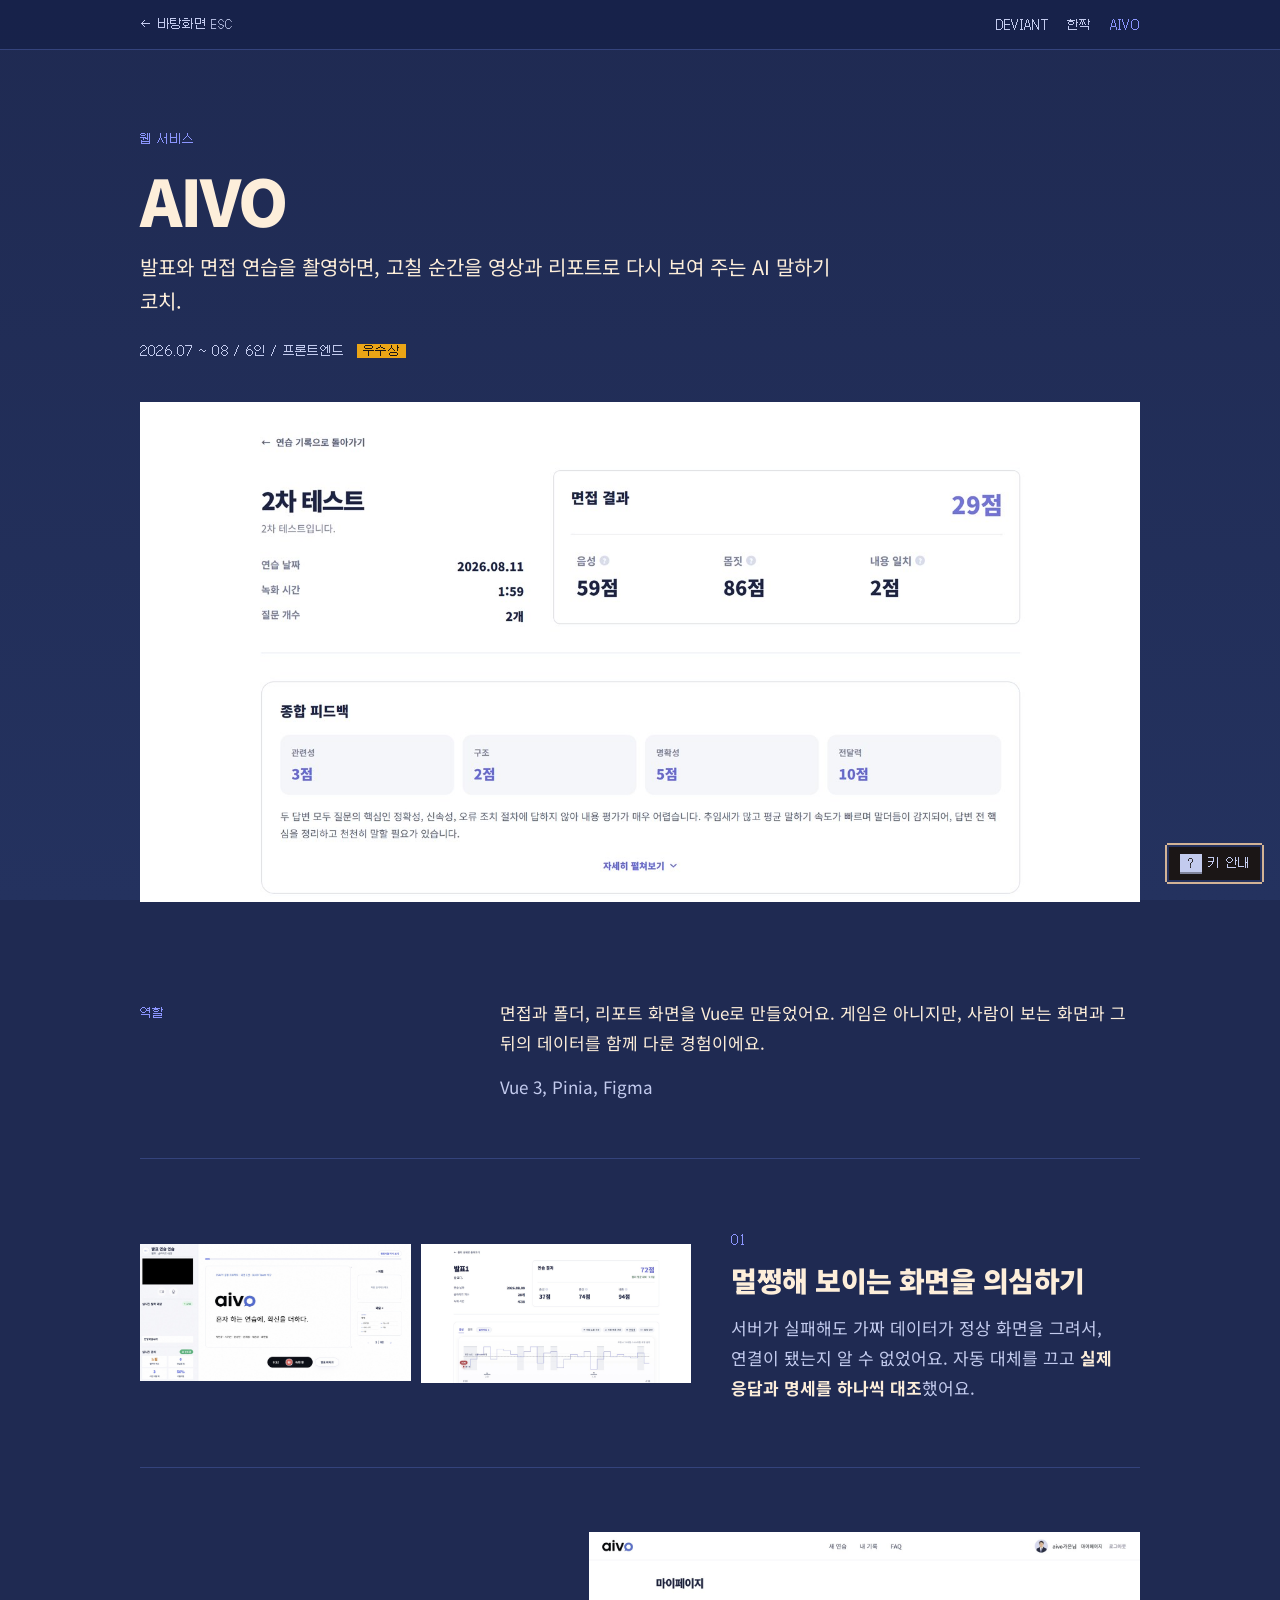
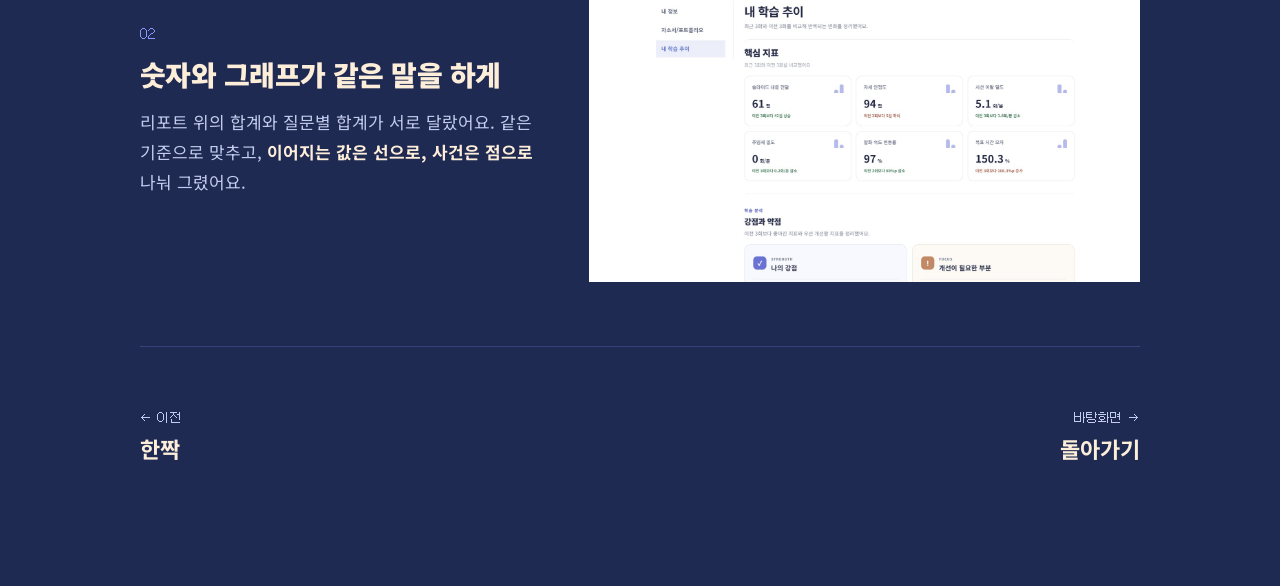
<file: p-aivo.html>
<!doctype html>
<html lang="ko">
<head>
<meta charset="utf-8"><meta name="viewport" content="width=device-width, initial-scale=1">
<title>AIVO | 서가은</title>
<meta name="description" content="AI 말하기 코치 웹 서비스, 우수상. 프론트엔드. 면접과 리포트 화면을 만들었어요.">
<meta name="theme-color" content="#1f2a52">
<meta property="og:type" content="website">
<meta property="og:site_name" content="서가은 포트폴리오">
<meta property="og:locale" content="ko_KR">
<meta property="og:title" content="AIVO | 서가은">
<meta property="og:description" content="AI 말하기 코치 웹 서비스, 우수상. 프론트엔드. 면접과 리포트 화면을 만들었어요.">
<meta property="og:url" content="https://seogaeun03.github.io/p-aivo.html">
<meta property="og:image" content="https://seogaeun03.github.io/img/og.png">
<meta property="og:image:width" content="1200">
<meta property="og:image:height" content="630">
<meta property="og:image:alt" content="도트 바탕화면에 DEVIANT 창과 한짝 위젯이 열린 서가은 포트폴리오 첫 화면">
<meta name="twitter:card" content="summary_large_image">
<meta name="twitter:title" content="AIVO | 서가은">
<meta name="twitter:description" content="AI 말하기 코치 웹 서비스, 우수상. 프론트엔드. 면접과 리포트 화면을 만들었어요.">
<meta name="twitter:image" content="https://seogaeun03.github.io/img/og.png">
<link rel="icon" href="data:image/svg+xml,%3Csvg xmlns=%27http://www.w3.org/2000/svg%27 viewBox=%270 0 16 16%27 shape-rendering=%27crispEdges%27%3E%3Cpath fill=%27%231B1616%27 d=%27M0 0h16v16H0z%27/%3E%3Cpath fill=%27%23EBA516%27 d=%27M7 2h2v2h2v2h2v4h-2v2H9v2H7v-2H5v-2H3V6h2V4h2z%27/%3E%3C/svg%3E">
<link href="https://fonts.googleapis.com/css2?family=Noto+Sans+KR:wght@400;700;900&display=swap" rel="stylesheet">
<link rel="stylesheet" href="base.css"><link rel="stylesheet" href="project.css">
<style>:root { --acc: #8c96ff; }</style>
</head>
<body>
<header class="ptop"><div class="pw g">
  <a class="back" href="index.html?open=3">← 바탕화면</a>
  <nav class="tabs" aria-label="프로젝트"><a href="p-deviant.html">DEVIANT</a><a href="p-hanjjak.html">한짝</a><a href="p-aivo.html" aria-current="page">AIVO</a></nav>
</div></header>
<main class="pw">
  <section class="phero">
    <span class="kind g">웹 서비스</span>
    <h1>AIVO</h1>
    <p class="line">발표와 면접 연습을 촬영하면, 고칠 순간을 영상과 리포트로 다시 보여 주는 AI 말하기 코치.</p>
    <p class="meta g">2026.07 ~ 08 / 6인 / 프론트엔드 <b>우수상</b></p>
    <div class="cover"><img src="img/aivo-interview-report.jpg" alt="AIVO 면접 리포트" style="object-position:top left"></div>
  </section>

  <section class="about">
    <h2 class="g">역할</h2>
    <div>
      <p>면접과 폴더, 리포트 화면을 Vue로 만들었어요. 게임은 아니지만, 사람이 보는 화면과 그 뒤의 데이터를 함께 다룬 경험이에요.</p>
      <p>Vue 3, Pinia, Figma</p>
    </div>
  </section>

  <article class="work">
    <div class="vis two">
      <figure><div class="im"><img src="img/aivo-presentation-practice.jpg" alt="발표 연습 화면"></div></figure>
      <figure><div class="im"><img src="img/aivo-presentation-report.jpg" alt="발표 리포트 화면"></div></figure>
    </div>
    <div class="txt"><span class="no g">01</span><h3>멀쩡해 보이는 화면을 의심하기</h3>
      <p>서버가 실패해도 가짜 데이터가 정상 화면을 그려서, 연결이 됐는지 알 수 없었어요. 자동 대체를 끄고 <strong>실제 응답과 명세를 하나씩 대조</strong>했어요.</p></div>
  </article>

  <article class="work rev">
    <div class="vis"><figure><div class="im"><img src="img/aivo-growth.jpg" alt="학습 추이 화면"></div></figure></div>
    <div class="txt"><span class="no g">02</span><h3>숫자와 그래프가 같은 말을 하게</h3>
      <p>리포트 위의 합계와 질문별 합계가 서로 달랐어요. 같은 기준으로 맞추고, <strong>이어지는 값은 선으로, 사건은 점으로</strong> 나눠 그렸어요.</p></div>
  </article>

  <nav class="next" aria-label="다른 프로젝트"><a href="p-hanjjak.html"><small class="g">← 이전</small><b>한짝</b></a><a href="index.html?open=3" style="text-align:right"><small class="g">바탕화면 →</small><b>돌아가기</b></a></nav>
</main>
<script src="keys.js"></script>
</body>
</html>
</file>
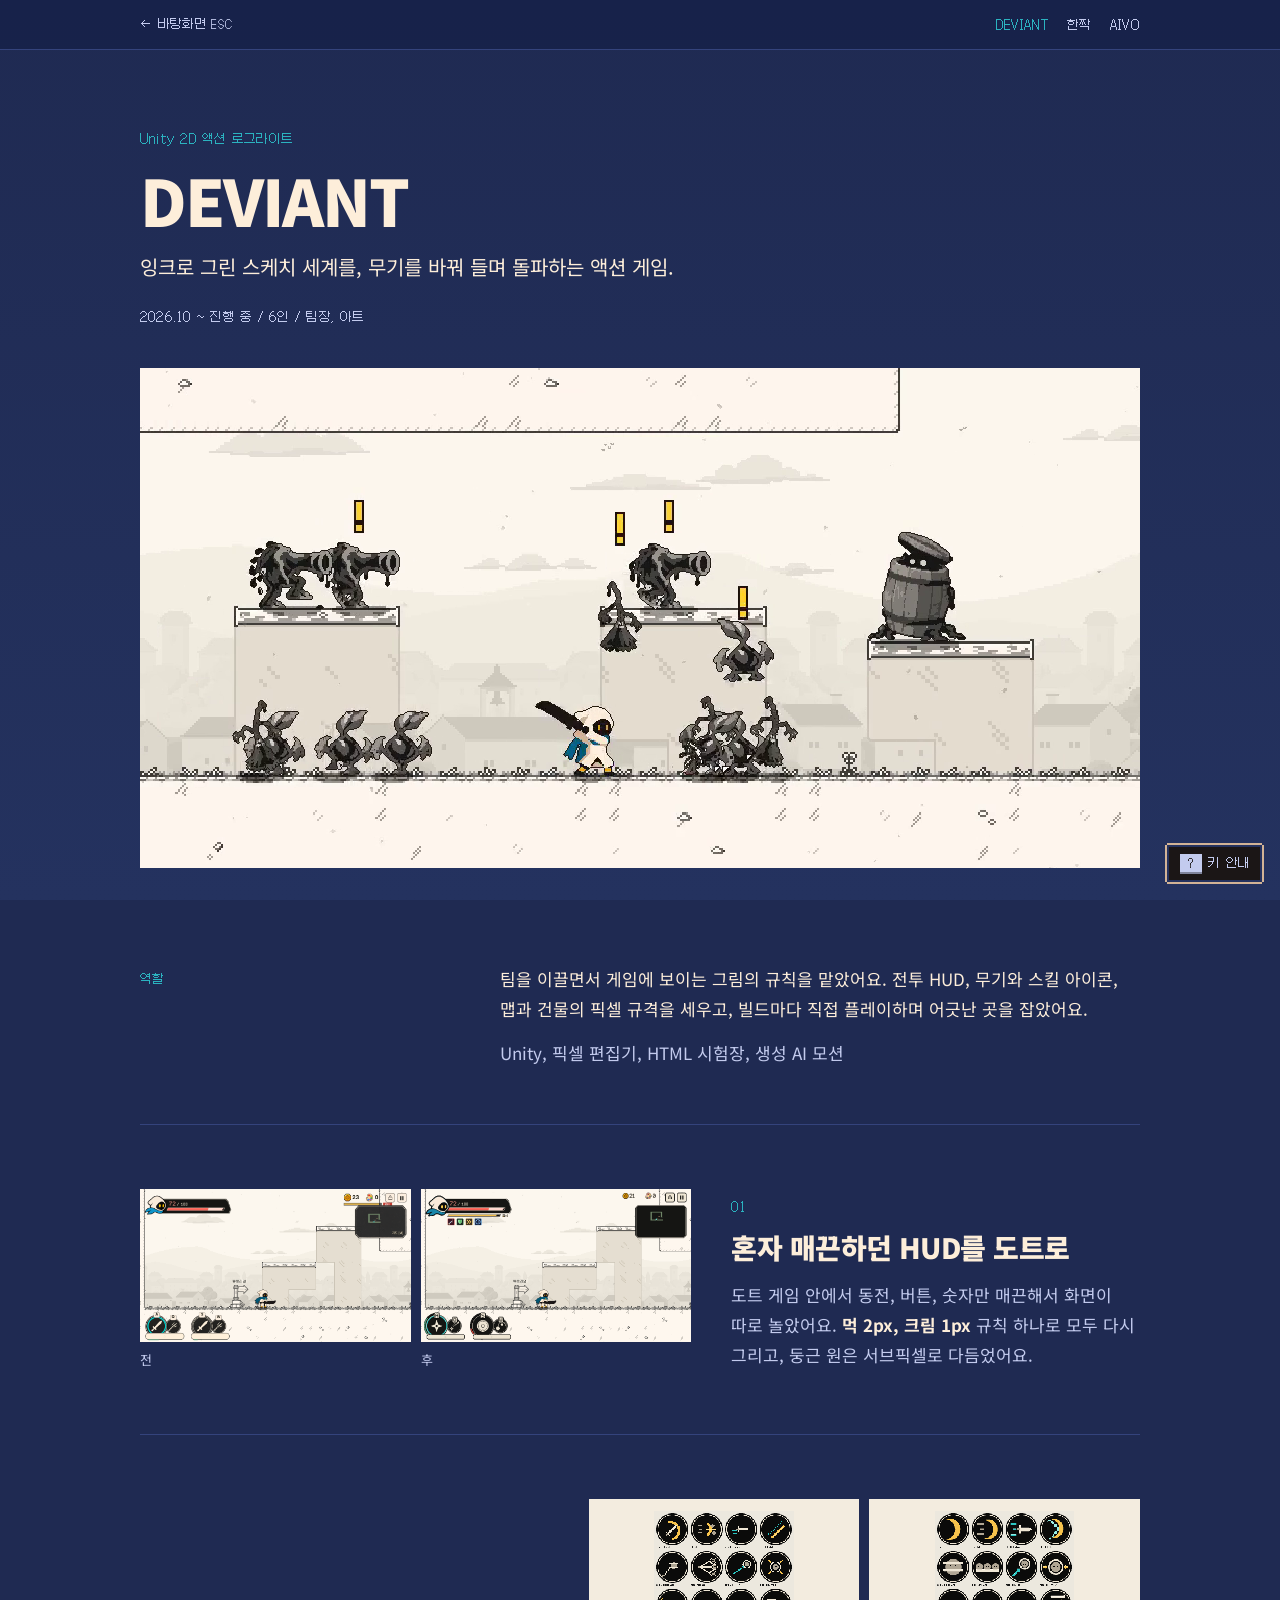
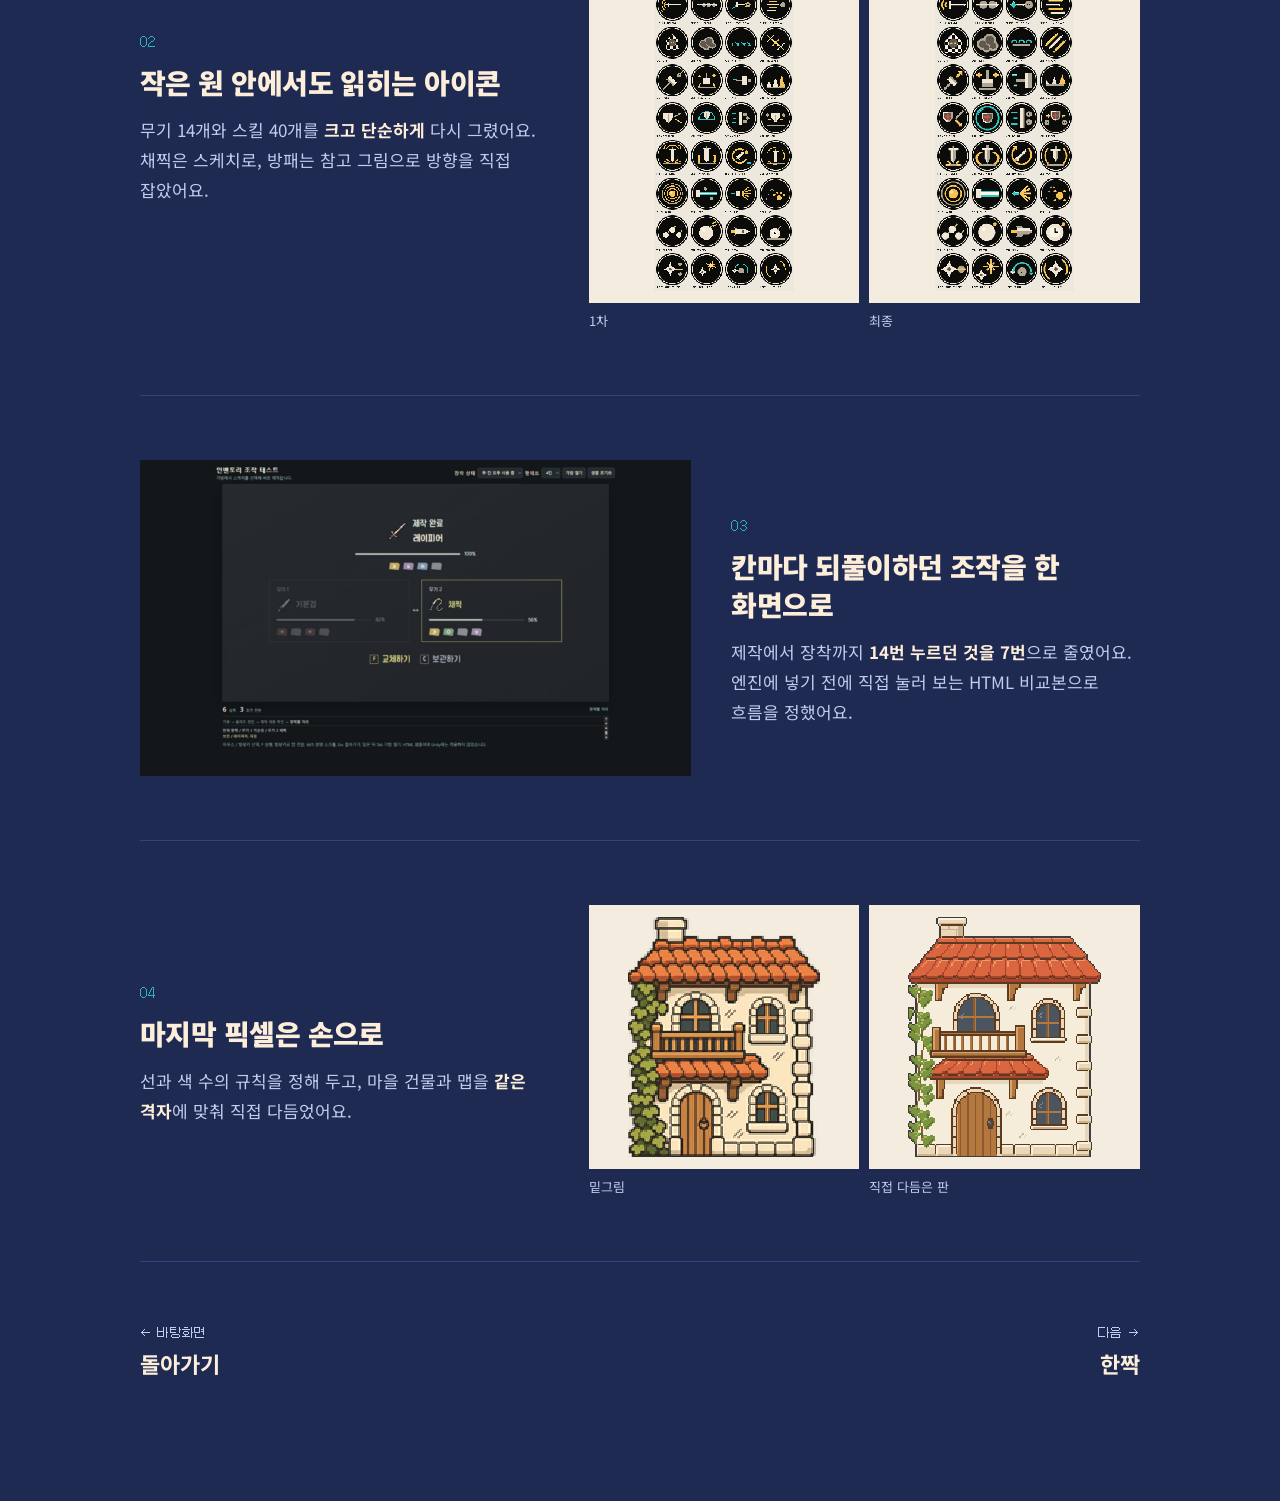
<file: p-deviant.html>
<!doctype html>
<html lang="ko">
<head>
<meta charset="utf-8"><meta name="viewport" content="width=device-width, initial-scale=1">
<title>DEVIANT | 서가은</title>
<meta name="description" content="Unity 2D 액션 로그라이트. 팀장, 아트. 전투 HUD와 아이콘, 픽셀 규격을 세웠어요.">
<meta name="theme-color" content="#1f2a52">
<meta property="og:type" content="website">
<meta property="og:site_name" content="서가은 포트폴리오">
<meta property="og:locale" content="ko_KR">
<meta property="og:title" content="DEVIANT | 서가은">
<meta property="og:description" content="Unity 2D 액션 로그라이트. 팀장, 아트. 전투 HUD와 아이콘, 픽셀 규격을 세웠어요.">
<meta property="og:url" content="https://seogaeun03.github.io/p-deviant.html">
<meta property="og:image" content="https://seogaeun03.github.io/img/og.png">
<meta property="og:image:width" content="1200">
<meta property="og:image:height" content="630">
<meta property="og:image:alt" content="도트 바탕화면에 DEVIANT 창과 한짝 위젯이 열린 서가은 포트폴리오 첫 화면">
<meta name="twitter:card" content="summary_large_image">
<meta name="twitter:title" content="DEVIANT | 서가은">
<meta name="twitter:description" content="Unity 2D 액션 로그라이트. 팀장, 아트. 전투 HUD와 아이콘, 픽셀 규격을 세웠어요.">
<meta name="twitter:image" content="https://seogaeun03.github.io/img/og.png">
<link rel="icon" href="data:image/svg+xml,%3Csvg xmlns=%27http://www.w3.org/2000/svg%27 viewBox=%270 0 16 16%27 shape-rendering=%27crispEdges%27%3E%3Cpath fill=%27%231B1616%27 d=%27M0 0h16v16H0z%27/%3E%3Cpath fill=%27%23EBA516%27 d=%27M7 2h2v2h2v2h2v4h-2v2H9v2H7v-2H5v-2H3V6h2V4h2z%27/%3E%3C/svg%3E">
<link href="https://fonts.googleapis.com/css2?family=Noto+Sans+KR:wght@400;700;900&display=swap" rel="stylesheet">
<link rel="stylesheet" href="base.css"><link rel="stylesheet" href="project.css">
<style>:root { --acc: #2bb3c0; }</style>
</head>
<body>
<header class="ptop"><div class="pw g">
  <a class="back" href="index.html?open=1">← 바탕화면</a>
  <nav class="tabs" aria-label="프로젝트"><a href="p-deviant.html" aria-current="page">DEVIANT</a><a href="p-hanjjak.html">한짝</a><a href="p-aivo.html">AIVO</a></nav>
</div></header>
<main class="pw">
  <section class="phero">
    <span class="kind g">Unity 2D 액션 로그라이트</span>
    <h1>DEVIANT</h1>
    <p class="line">잉크로 그린 스케치 세계를, 무기를 바꿔 들며 돌파하는 액션 게임.</p>
    <p class="meta g">2026.10 ~ 진행 중 / 6인 / 팀장, 아트</p>
    <div class="cover"><video class="px" src="img/highlight.mp4" poster="img/highlight-poster.png" autoplay muted loop playsinline></video></div>
  </section>

  <section class="about">
    <h2 class="g">역할</h2>
    <div>
      <p>팀을 이끌면서 게임에 보이는 그림의 규칙을 맡았어요. 전투 HUD, 무기와 스킬 아이콘, 맵과 건물의 픽셀 규격을 세우고, 빌드마다 직접 플레이하며 어긋난 곳을 잡았어요.</p>
      <p>Unity, 픽셀 편집기, HTML 시험장, 생성 AI 모션</p>
    </div>
  </section>

  <article class="work">
    <div class="vis two">
      <figure><div class="im"><img src="img/hud-before.png" alt="통일 전 HUD"></div><figcaption>전</figcaption></figure>
      <figure><div class="im"><img src="img/hud-d1.png" alt="통일 후 HUD"></div><figcaption>후</figcaption></figure>
    </div>
    <div class="txt"><span class="no g">01</span><h3>혼자 매끈하던 HUD를 도트로</h3>
      <p>도트 게임 안에서 동전, 버튼, 숫자만 매끈해서 화면이 따로 놀았어요. <strong>먹 2px, 크림 1px</strong> 규칙 하나로 모두 다시 그리고, 둥근 원은 서브픽셀로 다듬었어요.</p></div>
  </article>

  <article class="work rev">
    <div class="vis two">
      <figure><div class="im light"><img class="px" src="img/icons-v1.png" alt="스킬 아이콘 1차"></div><figcaption>1차</figcaption></figure>
      <figure><div class="im light"><img class="px" src="img/icons-skill.png" alt="스킬 아이콘 최종"></div><figcaption>최종</figcaption></figure>
    </div>
    <div class="txt"><span class="no g">02</span><h3>작은 원 안에서도 읽히는 아이콘</h3>
      <p>무기 14개와 스킬 40개를 <strong>크고 단순하게</strong> 다시 그렸어요. 채찍은 스케치로, 방패는 참고 그림으로 방향을 직접 잡았어요.</p></div>
  </article>

  <article class="work">
    <div class="vis">
      <figure><div class="im"><img src="img/craft-complete.jpg" alt="제작 완료 화면"></div></figure>
    </div>
    <div class="txt"><span class="no g">03</span><h3>칸마다 되풀이하던 조작을 한 화면으로</h3>
      <p>제작에서 장착까지 <strong>14번 누르던 것을 7번</strong>으로 줄였어요. 엔진에 넣기 전에 직접 눌러 보는 HTML 비교본으로 흐름을 정했어요.</p></div>
  </article>

  <article class="work rev">
    <div class="vis two">
      <figure><div class="im light"><img class="px" src="img/bld-base2.png" alt="밑그림" style="height:240px"></div><figcaption>밑그림</figcaption></figure>
      <figure><div class="im light"><img class="px" src="img/bld-mine2.png" alt="직접 다듬은 건물" style="height:240px"></div><figcaption>직접 다듬은 판</figcaption></figure>
    </div>
    <div class="txt"><span class="no g">04</span><h3>마지막 픽셀은 손으로</h3>
      <p>선과 색 수의 규칙을 정해 두고, 마을 건물과 맵을 <strong>같은 격자</strong>에 맞춰 직접 다듬었어요.</p></div>
  </article>

  <nav class="next" aria-label="다른 프로젝트"><a href="index.html?open=1"><small class="g">← 바탕화면</small><b>돌아가기</b></a><a href="p-hanjjak.html" style="text-align:right"><small class="g">다음 →</small><b>한짝</b></a></nav>
</main>
<script src="keys.js"></script>
</body>
</html>
</file>
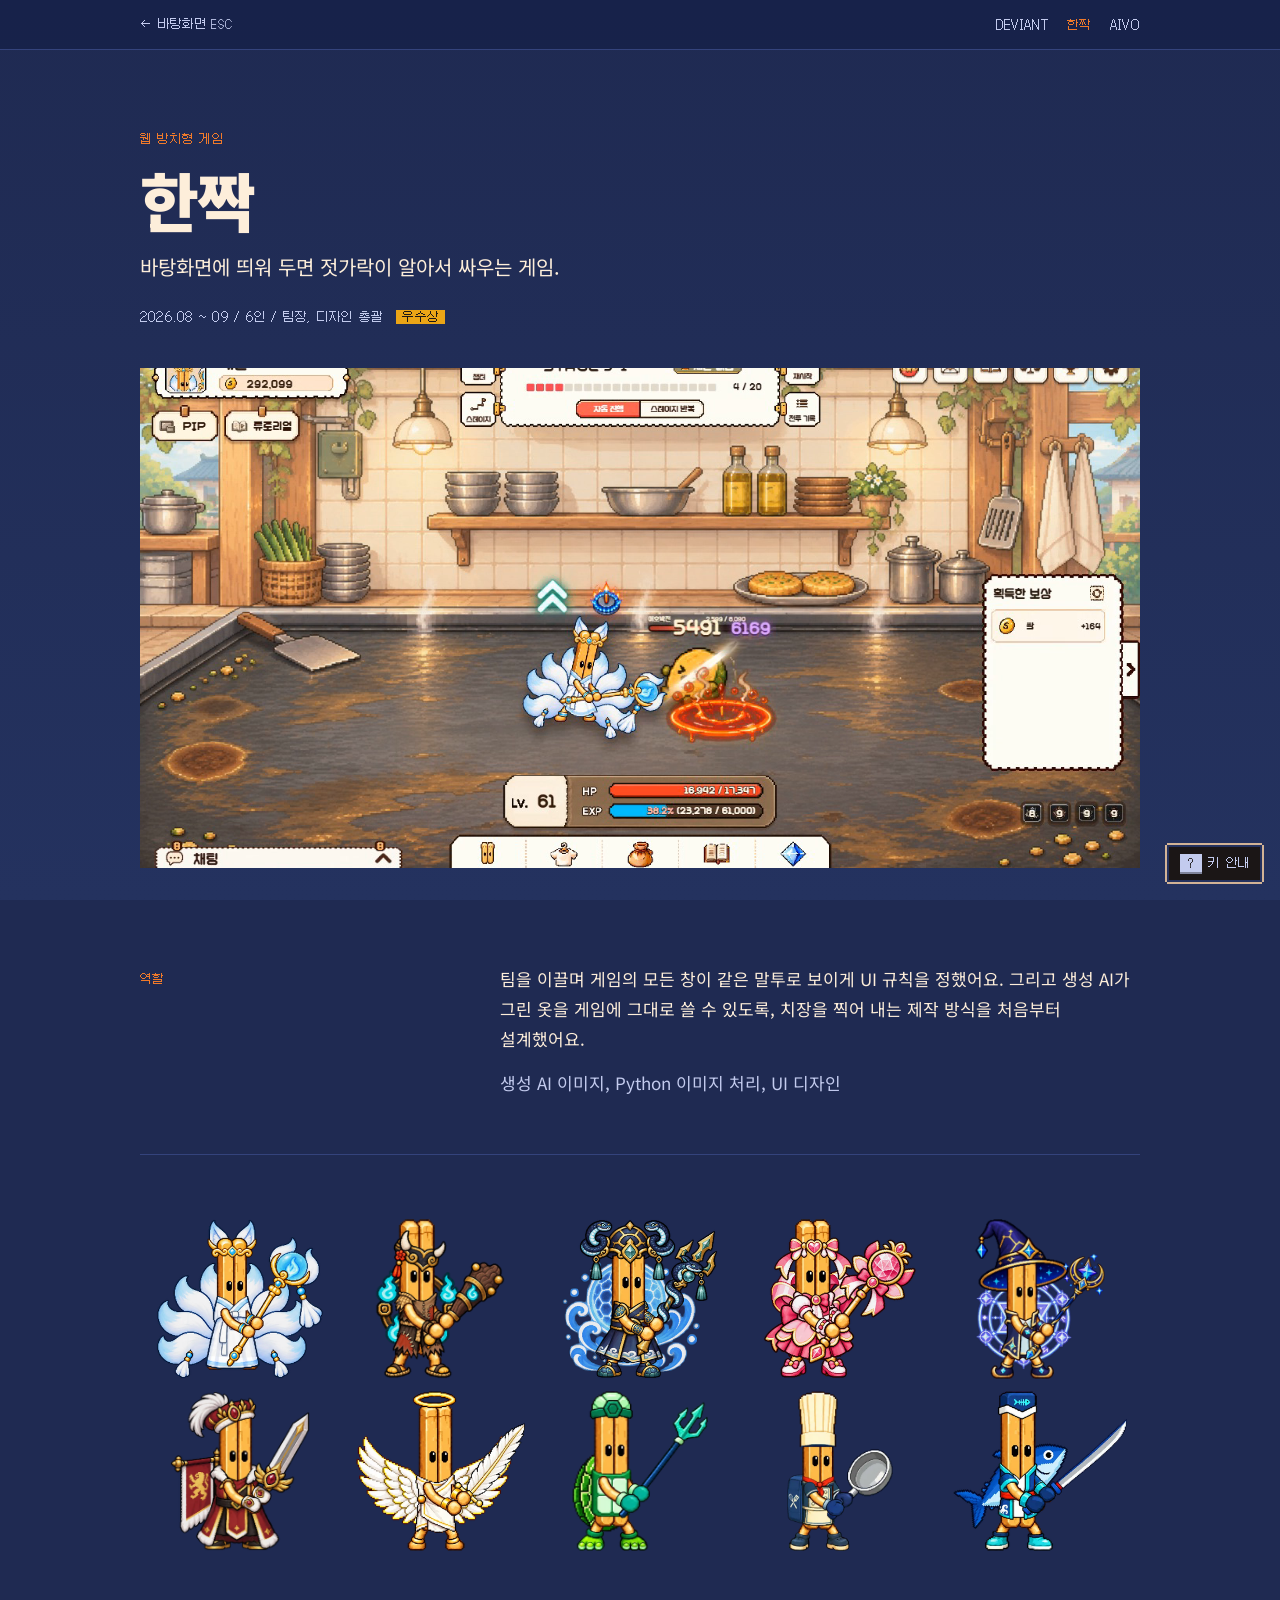
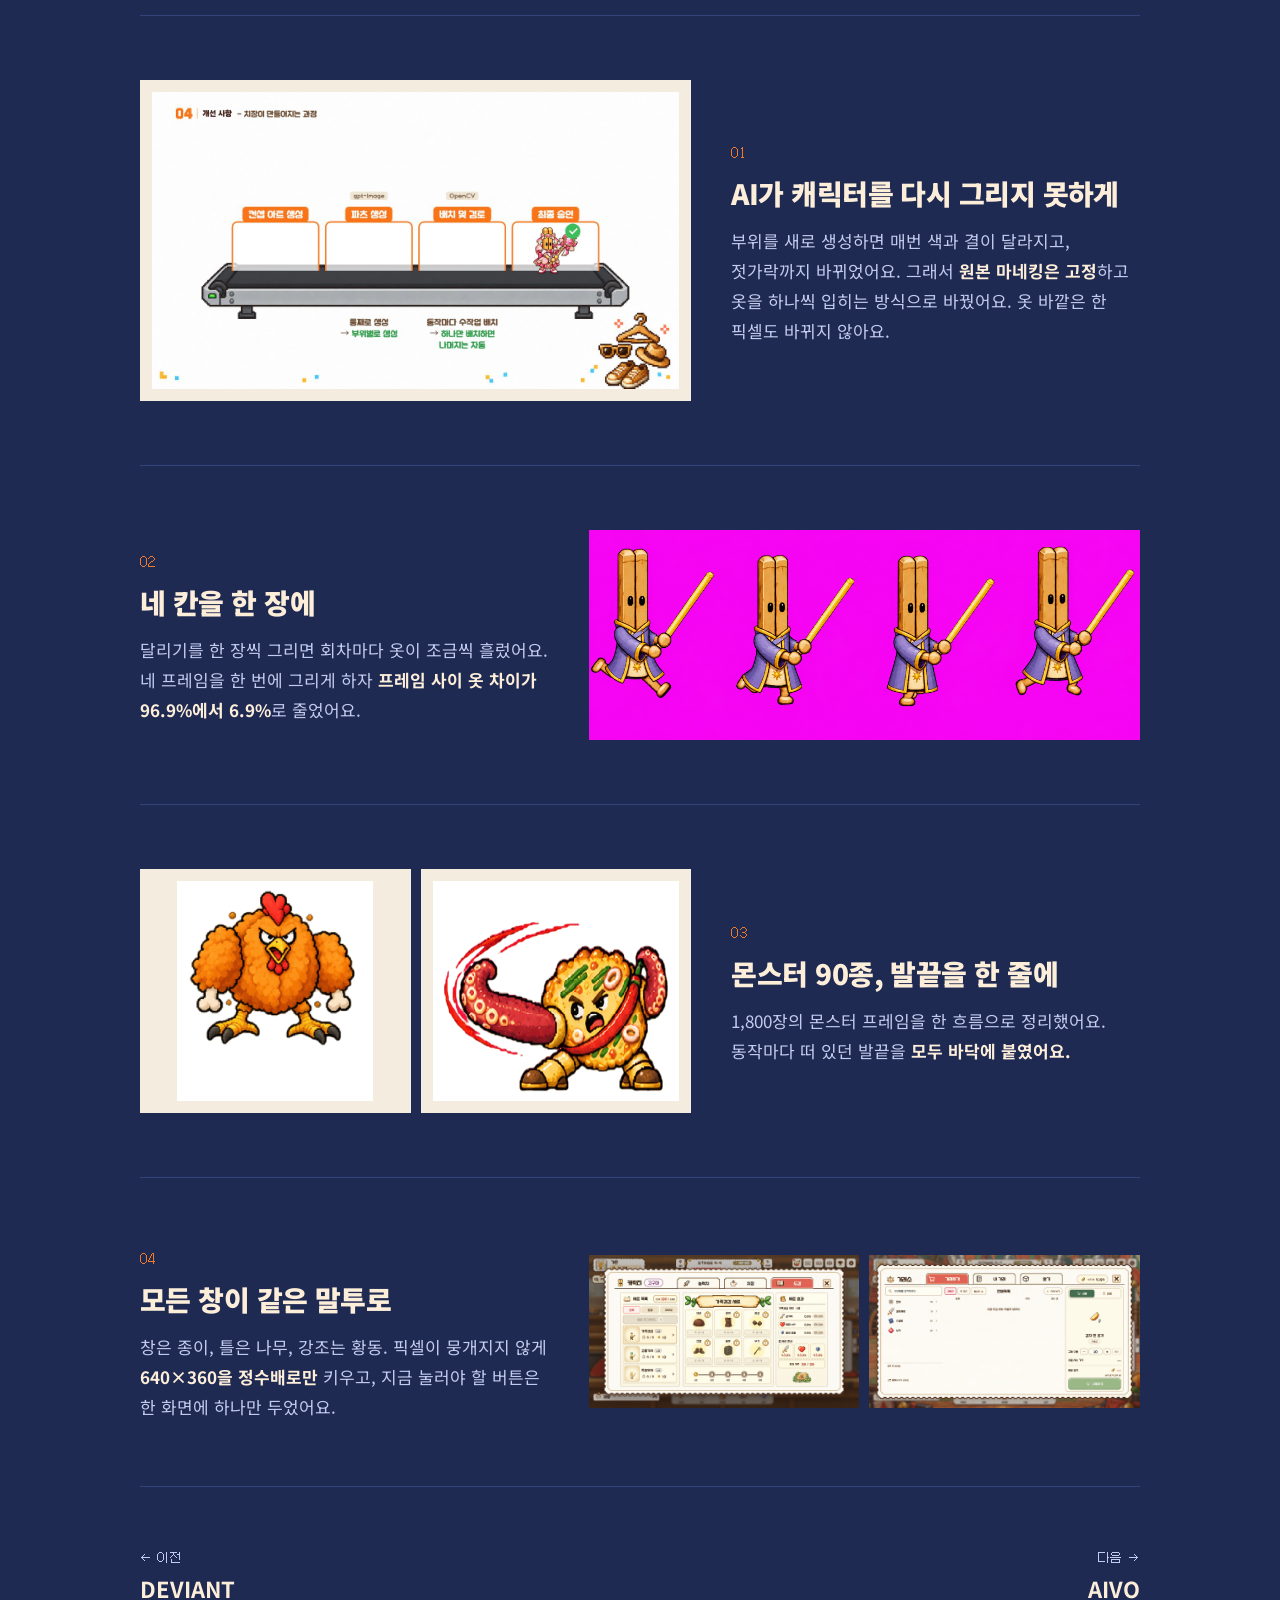
<file: p-hanjjak.html>
<!doctype html>
<html lang="ko">
<head>
<meta charset="utf-8"><meta name="viewport" content="width=device-width, initial-scale=1">
<title>한짝 | 서가은</title>
<meta name="description" content="웹 방치형 게임, 우수상. 팀장, 디자인 총괄. 생성 AI 옷을 게임에 그대로 입히는 제작 흐름을 만들었어요.">
<meta name="theme-color" content="#1f2a52">
<meta property="og:type" content="website">
<meta property="og:site_name" content="서가은 포트폴리오">
<meta property="og:locale" content="ko_KR">
<meta property="og:title" content="한짝 | 서가은">
<meta property="og:description" content="웹 방치형 게임, 우수상. 팀장, 디자인 총괄. 생성 AI 옷을 게임에 그대로 입히는 제작 흐름을 만들었어요.">
<meta property="og:url" content="https://seogaeun03.github.io/p-hanjjak.html">
<meta property="og:image" content="https://seogaeun03.github.io/img/og.png">
<meta property="og:image:width" content="1200">
<meta property="og:image:height" content="630">
<meta property="og:image:alt" content="도트 바탕화면에 DEVIANT 창과 한짝 위젯이 열린 서가은 포트폴리오 첫 화면">
<meta name="twitter:card" content="summary_large_image">
<meta name="twitter:title" content="한짝 | 서가은">
<meta name="twitter:description" content="웹 방치형 게임, 우수상. 팀장, 디자인 총괄. 생성 AI 옷을 게임에 그대로 입히는 제작 흐름을 만들었어요.">
<meta name="twitter:image" content="https://seogaeun03.github.io/img/og.png">
<link rel="icon" href="data:image/svg+xml,%3Csvg xmlns=%27http://www.w3.org/2000/svg%27 viewBox=%270 0 16 16%27 shape-rendering=%27crispEdges%27%3E%3Cpath fill=%27%231B1616%27 d=%27M0 0h16v16H0z%27/%3E%3Cpath fill=%27%23EBA516%27 d=%27M7 2h2v2h2v2h2v4h-2v2H9v2H7v-2H5v-2H3V6h2V4h2z%27/%3E%3C/svg%3E">
<link href="https://fonts.googleapis.com/css2?family=Noto+Sans+KR:wght@400;700;900&display=swap" rel="stylesheet">
<link rel="stylesheet" href="base.css"><link rel="stylesheet" href="project.css">
<style>
:root { --acc: #F07A2A; }
.shelf { display: grid; grid-template-columns: repeat(5, 1fr); gap: 12px 0; }
.shelf img { height: 160px; width: auto; margin: 0 auto; }
@media (max-width: 820px) { .shelf img { height: 88px; } }
</style>
</head>
<body>
<header class="ptop"><div class="pw g">
  <a class="back" href="index.html?open=2">← 바탕화면</a>
  <nav class="tabs" aria-label="프로젝트"><a href="p-deviant.html">DEVIANT</a><a href="p-hanjjak.html" aria-current="page">한짝</a><a href="p-aivo.html">AIVO</a></nav>
</div></header>
<main class="pw">
  <section class="phero">
    <span class="kind g">웹 방치형 게임</span>
    <h1>한짝</h1>
    <p class="line">바탕화면에 띄워 두면 젓가락이 알아서 싸우는 게임.</p>
    <p class="meta g">2026.08 ~ 09 / 6인 / 팀장, 디자인 총괄 <b>우수상</b></p>
    <div class="cover"><video src="img/battle-sushi.webm" poster="img/battle-sushi-poster.jpg" autoplay muted loop playsinline></video></div>
  </section>

  <section class="about">
    <h2 class="g">역할</h2>
    <div>
      <p>팀을 이끌며 게임의 모든 창이 같은 말투로 보이게 UI 규칙을 정했어요. 그리고 생성 AI가 그린 옷을 게임에 그대로 쓸 수 있도록, 치장을 찍어 내는 제작 방식을 처음부터 설계했어요.</p>
      <p>생성 AI 이미지, Python 이미지 처리, UI 디자인</p>
    </div>
  </section>

  <article class="work full">
    <div class="vis"><div class="shelf">
      <img src="img/set-fox.png" alt="구미호"><img src="img/set-dokkaebi.png" alt="도깨비"><img src="img/set-serpent.png" alt="뱀물 수호자"><img src="img/set-magic-girl.png" alt="마법소녀"><img src="img/set-wizard.png" alt="마법사">
      <img src="img/set-knight.png" alt="왕실 기사"><img src="img/set-angel.png" alt="천사"><img src="img/set-turtle.png" alt="거북 수호자"><img src="img/set-chef.png" alt="요리사"><img src="img/set-sushi.png" alt="스시야">
    </div></div>
  </article>

  <article class="work">
    <div class="vis"><figure><div class="im light"><img src="img/deck-pipeline.jpg" alt="치장 제작 흐름"></div></figure></div>
    <div class="txt"><span class="no g">01</span><h3>AI가 캐릭터를 다시 그리지 못하게</h3>
      <p>부위를 새로 생성하면 매번 색과 결이 달라지고, 젓가락까지 바뀌었어요. 그래서 <strong>원본 마네킹은 고정</strong>하고 옷을 하나씩 입히는 방식으로 바꿨어요. 옷 바깥은 한 픽셀도 바뀌지 않아요.</p></div>
  </article>

  <article class="work rev">
    <div class="vis">
      <figure><div class="im" style="background:#ff00ff"><img src="img/wizard-run-raw.png" alt="네 칸을 한 장에 생성한 달리기"></div></figure>
    </div>
    <div class="txt"><span class="no g">02</span><h3>네 칸을 한 장에</h3>
      <p>달리기를 한 장씩 그리면 회차마다 옷이 조금씩 흘렀어요. 네 프레임을 한 번에 그리게 하자 <strong>프레임 사이 옷 차이가 96.9%에서 6.9%</strong>로 줄었어요.</p></div>
  </article>

  <article class="work">
    <div class="vis two">
      <figure><div class="im light"><img src="img/chicken-king.gif" alt="통닭 대왕" style="height:220px"></div></figure>
      <figure><div class="im light"><img src="img/octopus.gif" alt="문어 장군" style="height:220px"></div></figure>
    </div>
    <div class="txt"><span class="no g">03</span><h3>몬스터 90종, 발끝을 한 줄에</h3>
      <p>1,800장의 몬스터 프레임을 한 흐름으로 정리했어요. 동작마다 떠 있던 발끝을 <strong>모두 바닥에 붙였어요.</strong></p></div>
  </article>

  <article class="work rev">
    <div class="vis two">
      <figure><div class="im"><img src="img/collection.jpg" alt="치장 도감"></div></figure>
      <figure><div class="im"><img src="img/market.jpg" alt="거래소"></div></figure>
    </div>
    <div class="txt"><span class="no g">04</span><h3>모든 창이 같은 말투로</h3>
      <p>창은 종이, 틀은 나무, 강조는 황동. 픽셀이 뭉개지지 않게 <strong>640×360을 정수배로만</strong> 키우고, 지금 눌러야 할 버튼은 한 화면에 하나만 두었어요.</p></div>
  </article>

  <nav class="next" aria-label="다른 프로젝트"><a href="p-deviant.html"><small class="g">← 이전</small><b>DEVIANT</b></a><a href="p-aivo.html" style="text-align:right"><small class="g">다음 →</small><b>AIVO</b></a></nav>
</main>
<script src="keys.js"></script>
</body>
</html>
</file>
<file: base.css>
@font-face { font-family: "Galmuri11"; src: url("font/Galmuri11.woff") format("woff"); font-display: swap; }
/* DEVIANT 공식 팔레트 6색 + 한짝 강조색 하나 */
:root {
  --cream: #FDEEDA; --tan: #D2B396; --ink: #1B1616; --teal: #02648C; --teal-d: #025673; --gold: #EBA516;
  --hj: #F07A2A;
  --u: 12px;
  --frame: url("data:image/svg+xml,%3Csvg xmlns='http://www.w3.org/2000/svg' width='6' height='6' shape-rendering='crispEdges'%3E%3Cpath fill='%23D2B396' d='M1 0h4v1H1zM1 5h4v1H1zM0 1h1v4H0zM5 1h1v4H5z'/%3E%3C/svg%3E");
  --frame-hot: url("data:image/svg+xml,%3Csvg xmlns='http://www.w3.org/2000/svg' width='6' height='6' shape-rendering='crispEdges'%3E%3Cpath fill='%23EBA516' d='M1 0h4v1H1zM1 5h4v1H1zM0 1h1v4H0zM5 1h1v4H5z'/%3E%3C/svg%3E");
}
* { box-sizing: border-box; margin: 0; }
html { background: var(--ink); }
body { color: var(--cream); font-family: "Noto Sans KR", sans-serif; font-size: 15px; line-height: 24px; min-height: 100vh; -webkit-font-smoothing: antialiased; }
.g { font-family: "Galmuri11", monospace; letter-spacing: .02em; }
img { display: block; max-width: 100%; }
.px { image-rendering: pixelated; }
button { font: inherit; color: inherit; background: none; border: 0; cursor: pointer; }
a { color: inherit; }
.frame { border: 4px solid transparent; border-image: var(--frame) 2 / 4px / 0 stretch; background: var(--ink); background-clip: padding-box; position: relative; }
.frame.hot { border-image-source: var(--frame-hot); }

/* 스프라이트: --src 시트, --n 장 수, --w/--h 한 장 크기, --t 한 바퀴 시간 */
.sp { width: var(--w); height: var(--h); background-image: var(--src); background-repeat: no-repeat; background-size: calc(var(--w) * var(--n)) var(--h); animation: sp var(--t) steps(var(--n)) infinite; }
.sp.pixel { image-rendering: pixelated; }
.sp.flip { transform: scaleX(-1); }
@keyframes sp { from { background-position-x: 0; } to { background-position-x: calc(var(--w) * var(--n) * -1); } }

/* 시안 이동 띠 */
.switcher { position: fixed; right: 12px; bottom: 12px; z-index: 50; display: flex; gap: 6px; padding: 6px; font-size: 12px; line-height: 24px; }
.switcher a { text-decoration: none; padding: 0 10px; color: var(--tan); }
.switcher a[aria-current="page"] { background: var(--gold); color: var(--ink); }
@media (prefers-reduced-motion: reduce) { .sp { animation: none; } }
</file>
<file: project.css>
/* 프로젝트 페이지: 개인 홈페이지처럼 조용하고 읽기 쉽게 */
/* 바탕화면과 같은 남색으로 맞춘다 (11-26) */
:root { --navy: #1f2a52; --navy-d: #18224a; --navy-l: #34437c; --tan: #c3cbee; }
html { background: var(--navy); }
body { background: linear-gradient(180deg, #1f2a52 0%, #24325f 100%) fixed; }
body { font-size: 17px; line-height: 30px; }
.pw { max-width: 1040px; margin: 0 auto; padding: 0 20px 120px; }
.ptop { position: sticky; top: 0; z-index: 10; background: rgba(24,34,74,.94); border-bottom: 1px solid var(--navy-l); }
.ptop .pw { display: flex; align-items: center; gap: 18px; padding-top: 12px; padding-bottom: 12px; }
.ptop a { font-size: 12px; line-height: 24px; text-decoration: none; color: var(--tan); }
.ptop a:hover, .ptop a:focus-visible { color: var(--cream); outline: none; }
.ptop .tabs { display: flex; gap: 18px; margin-left: auto; }
.ptop .tabs a[aria-current="page"] { color: var(--acc); }

.phero { padding: 72px 0 40px; }
.phero .kind { font-size: 12px; color: var(--acc); }
.phero h1 { font-size: clamp(40px, 5.4vw, 64px); line-height: 1.1; font-weight: 900; letter-spacing: -.03em; margin: 10px 0 16px; }
.phero .line { font-size: 20px; line-height: 34px; color: var(--cream); max-width: 720px; word-break: keep-all; }
.phero .meta { margin-top: 18px; font-size: 12px; color: var(--tan); }
.phero .meta b { font-weight: 400; color: var(--ink); background: var(--gold); padding: 0 6px; margin-left: 8px; }
.cover { margin-top: 36px; }
.cover img, .cover video { width: 100%; aspect-ratio: 16/8; object-fit: cover; background: var(--navy-d); display: block; }

.about { display: grid; grid-template-columns: 1fr 2fr; gap: 40px; padding: 56px 0; border-bottom: 1px solid var(--navy-l); }
@media (max-width: 820px) { .about { grid-template-columns: 1fr; gap: 12px; } }
.about h2 { font-size: 12px; font-weight: 400; color: var(--acc); }
.about p { color: var(--cream); word-break: keep-all; }
.about p + p { margin-top: 14px; color: var(--tan); }

.work { display: grid; grid-template-columns: 1.35fr 1fr; gap: 40px; align-items: center; padding: 64px 0; border-bottom: 1px solid var(--navy-l); }
.work.rev { grid-template-columns: 1fr 1.35fr; }
.work.rev .vis { order: 2; }
.work.full { grid-template-columns: 1fr; }
@media (max-width: 820px) { .work, .work.rev { grid-template-columns: 1fr; } .work.rev .vis { order: 0; } }
.vis { display: grid; gap: 10px; }
.vis.two { grid-template-columns: 1fr 1fr; }
.vis figure { margin: 0; }
.vis .im { background: var(--navy-d); display: grid; place-items: center; overflow: hidden; }
.vis .im img, .vis .im video { max-width: 100%; max-height: 380px; width: auto; height: auto; display: block; }
.vis .im.light { background: #f3ecdf; padding: 12px; }
.vis figcaption { font-size: 13px; line-height: 20px; color: var(--tan); margin-top: 8px; }
.txt .no { font-size: 12px; color: var(--acc); }
.txt h3 { font-size: 28px; line-height: 38px; font-weight: 900; letter-spacing: -.02em; margin: 6px 0 14px; word-break: keep-all; }
.txt p { color: var(--tan); word-break: keep-all; }
.txt p strong { color: var(--cream); font-weight: 700; }

.next { display: flex; justify-content: space-between; gap: 16px; margin-top: 56px; }
.next a { text-decoration: none; }
.next small { font-size: 12px; color: var(--tan); display: block; }
.next b { font-size: 22px; }
.next a:hover b, .next a:focus-visible b { color: var(--acc); }
.next a:focus-visible { outline: none; }
</file>
